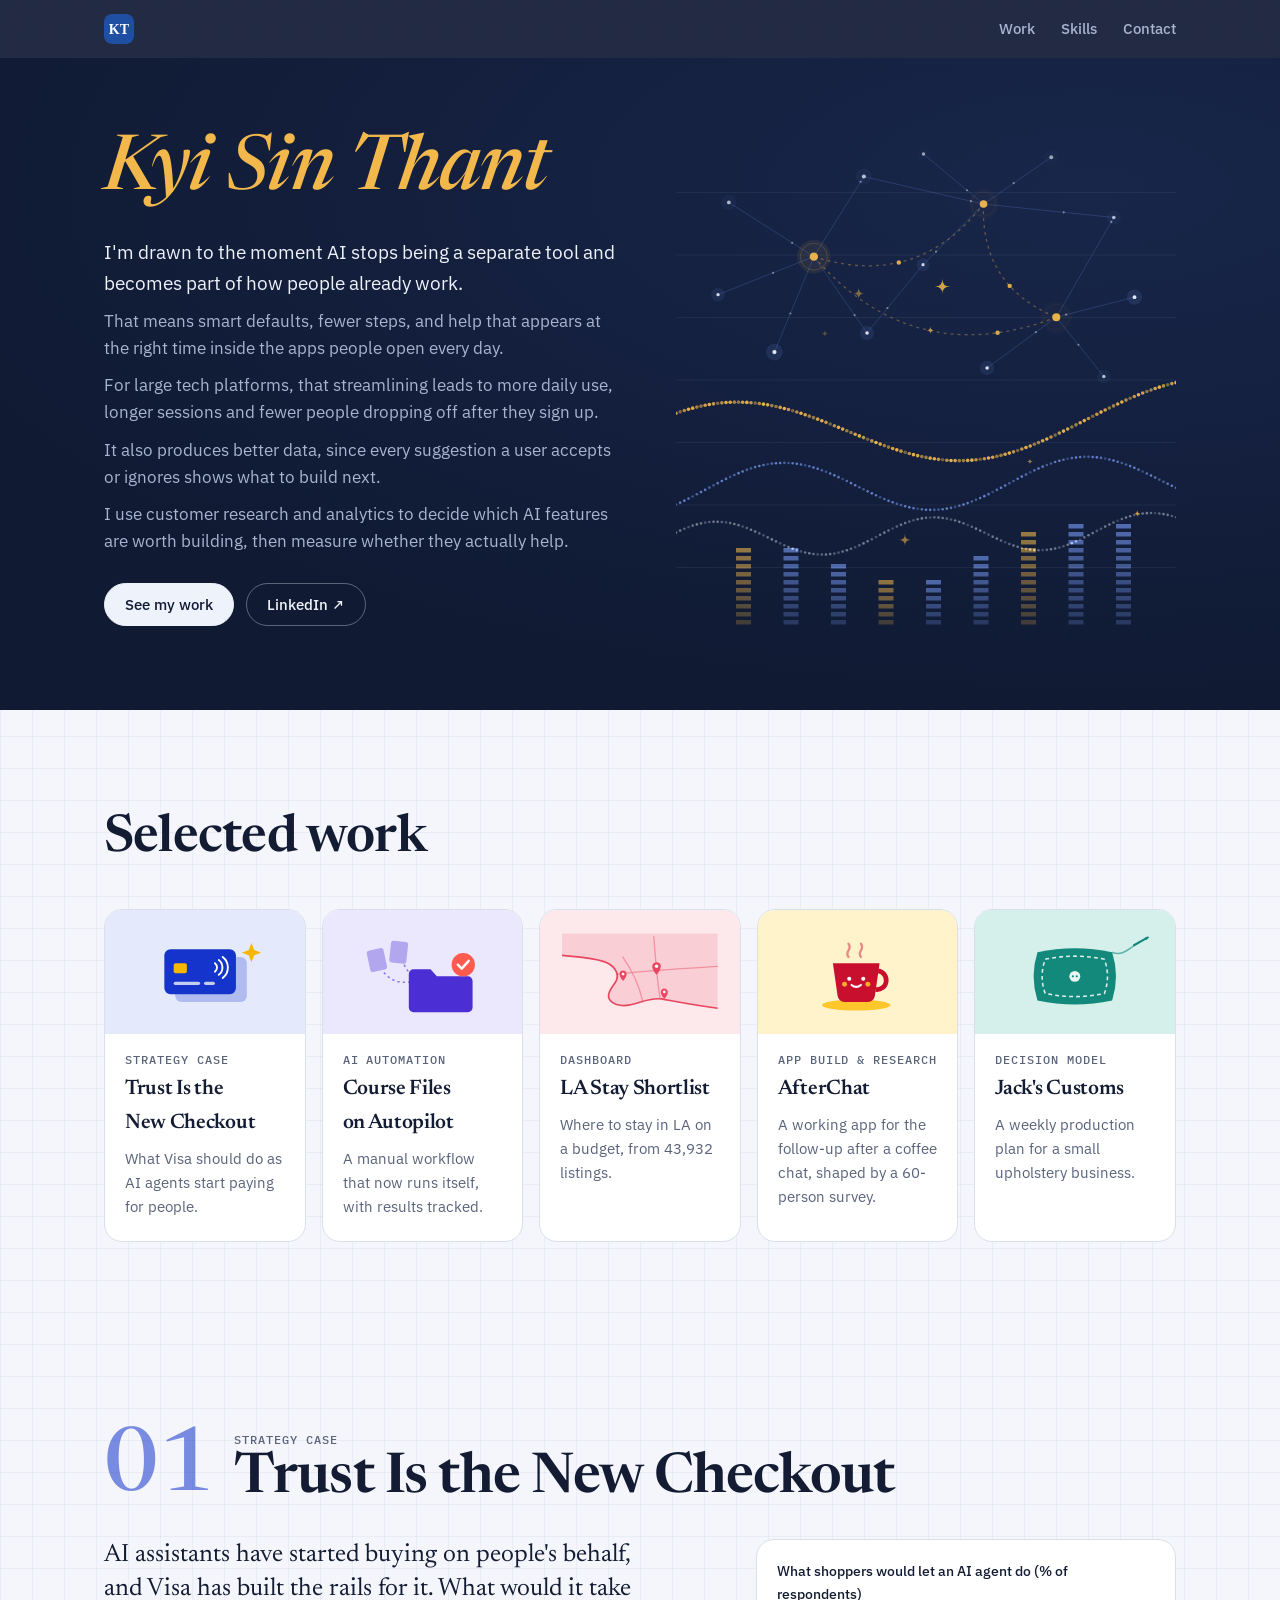
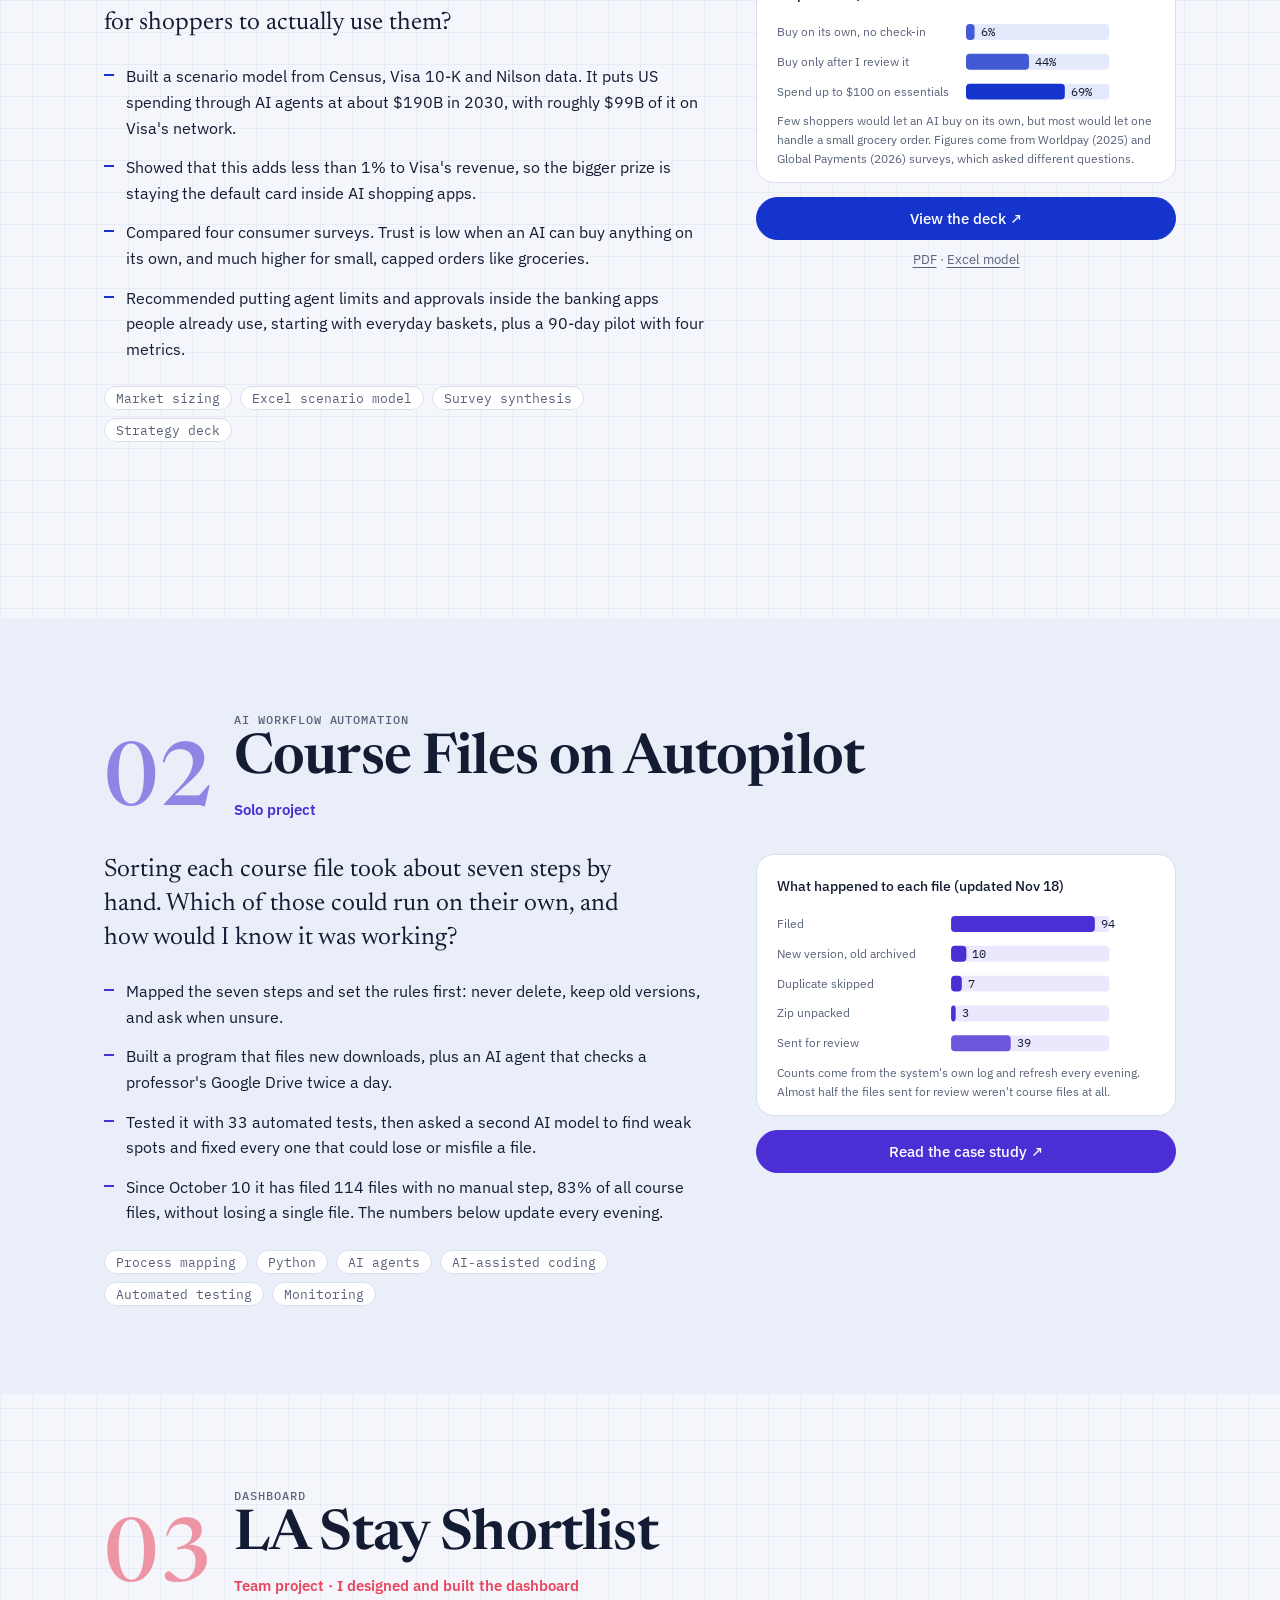
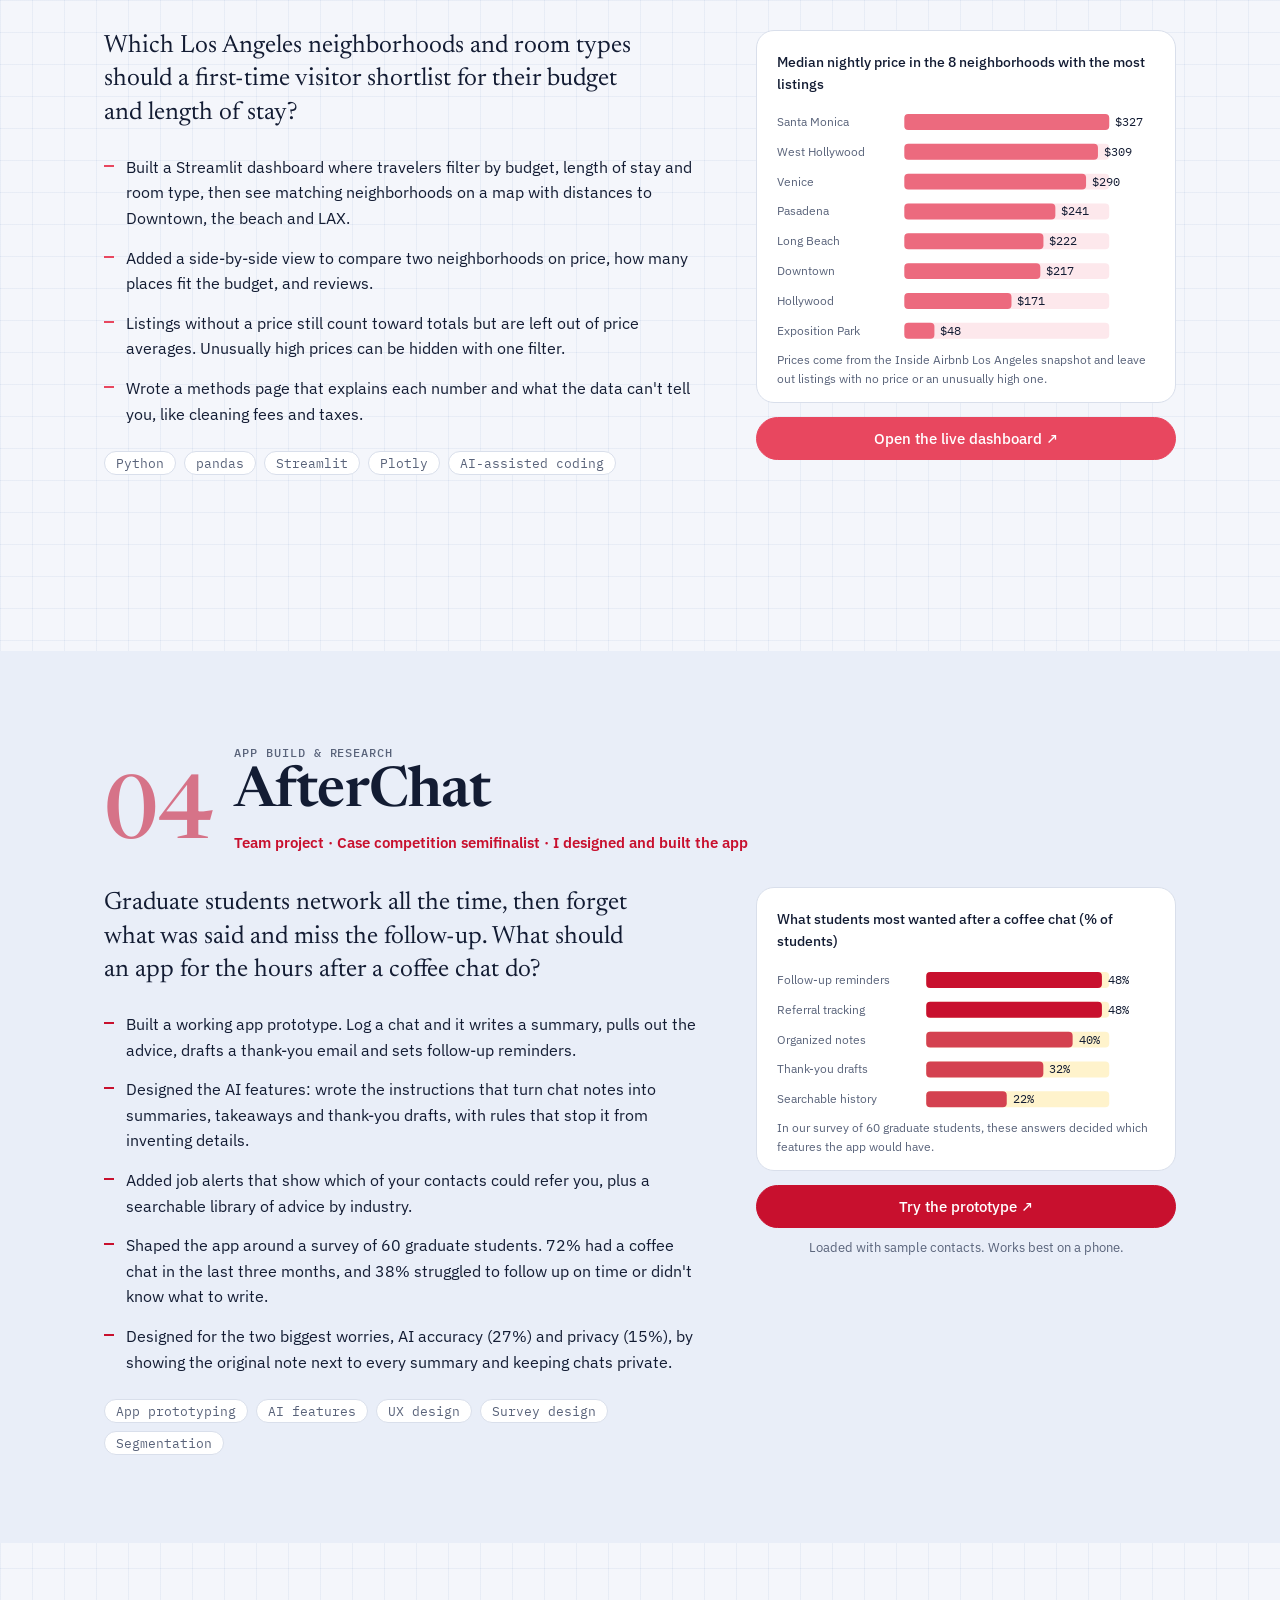
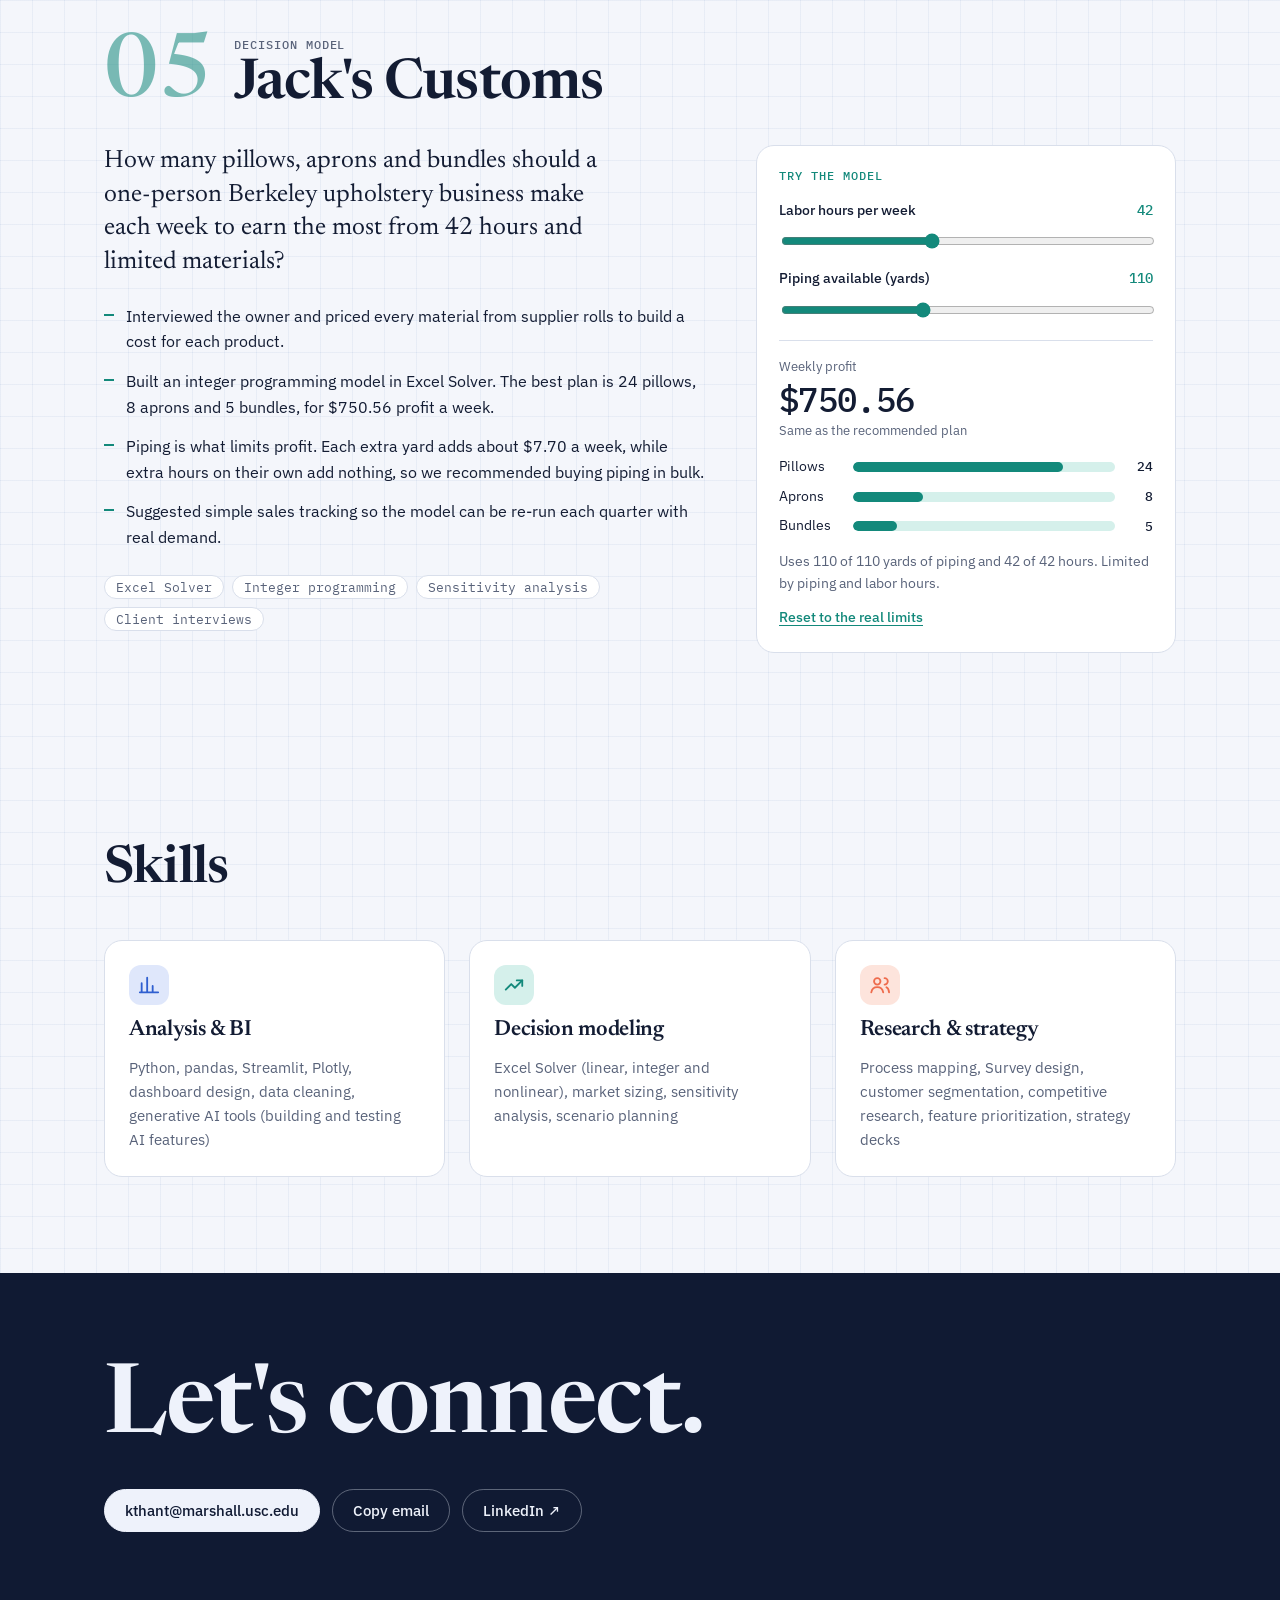
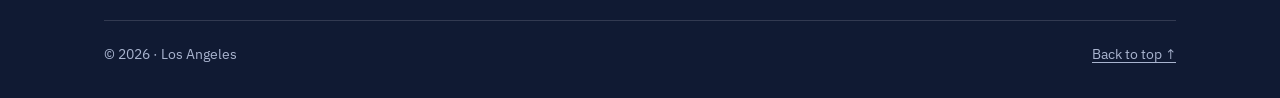
<file: index.html>
<!doctype html>
<html lang="en">
<head>
<meta charset="utf-8">
<meta name="viewport" content="width=device-width, initial-scale=1">
<title>Kyi Sin Thant · Portfolio</title>
<meta name="description" content="Kyi Sin Thant's portfolio: an LA travel dashboard, the AfterChat product case, and a production model for a small business.">
<meta property="og:title" content="Kyi Sin Thant · Portfolio">
<meta property="og:description" content="Analytics projects: dashboards, product research and decision models.">
<meta property="og:type" content="website">
<meta property="og:url" content="https://jasminekst.github.io/">
<meta name="theme-color" content="#101a33">
<link rel="icon" href="assets/favicon.svg" type="image/svg+xml">
<link rel="preconnect" href="https://fonts.googleapis.com">
<link rel="preconnect" href="https://fonts.gstatic.com" crossorigin>
<link rel="stylesheet" href="https://fonts.googleapis.com/css2?family=Newsreader:ital,opsz,wght@0,6..72,500;0,6..72,600;1,6..72,500&family=IBM+Plex+Sans:wght@400;500;600&family=IBM+Plex+Mono:wght@400;500&display=swap">
<link rel="stylesheet" href="assets/style.css?v=20261107093313">
</head>
<body>

<a class="skip" href="#work">Skip to projects</a>

<header class="topbar">
  <div class="bar-inner">
    <a class="brand" href="#top" aria-label="Back to top"><img src="assets/favicon.svg" alt="" width="30" height="30"></a>
    <nav aria-label="Sections">
      <a href="#work">Work</a>
      <a href="#skills">Skills</a>
      <a href="#contact">Contact</a>
    </nav>
  </div>
</header>

<main id="top">

  <!-- Hero: dark band, name + point of view, real LA listings map -->
  <section class="hero">
    <div class="hero-inner">
      <div class="hero-text">
        <h1>Kyi Sin Thant</h1>
        <div class="pov">
          <p>I'm drawn to the moment AI stops being a separate tool and becomes part of how people already work.</p>
          <p>That means smart defaults, fewer steps, and help that appears at the right time inside the apps people open every day.</p>
          <p>For large tech platforms, that streamlining leads to more daily use, longer sessions and fewer people dropping off after they sign up.</p>
          <p>It also produces better data, since every suggestion a user accepts or ignores shows what to build next.</p>
          <p>I use customer research and analytics to decide which AI features are worth building, then measure whether they actually help.</p>
        </div>
        <div class="hero-actions">
          <a class="btn light" href="#work">See my work</a>
          <a class="btn outline" href="https://www.linkedin.com/in/jasmine-kyi-sin-thant" target="_blank" rel="noopener">LinkedIn ↗</a>
        </div>
      </div>
      <div class="hero-map" aria-hidden="true"><canvas id="hero-art"></canvas></div>
    </div>
  </section>

  <!-- Project cards -->
  <section class="wrap" id="work" aria-labelledby="work-h">
    <h2 class="section-title" id="work-h">Selected work</h2>
    <div class="cards">
      <a class="card p-visa" href="#visa">
        <div class="card-art"><svg viewBox="0 0 200 110" aria-hidden="true" id="art-0"></svg></div>
        <div class="card-text"><span class="tag">Strategy case</span><h3>Trust Is the New Checkout</h3><p>What Visa should do as AI agents start paying for people.</p></div>
      </a>
      <a class="card p-auto" href="#autopilot">
        <div class="card-art"><svg viewBox="0 0 200 110" aria-hidden="true" id="art-4"></svg></div>
        <div class="card-text"><span class="tag">AI automation</span><h3>Course Files on Autopilot</h3><p>A manual workflow that now runs itself, with results tracked.</p></div>
      </a>
      <a class="card p-air" href="#dashboard">
        <div class="card-art"><svg viewBox="0 0 200 110" aria-hidden="true" id="art-1"></svg></div>
        <div class="card-text"><span class="tag">Dashboard</span><h3>LA Stay Shortlist</h3><p>Where to stay in LA on a budget, from 43,932 listings.</p></div>
      </a>
      <a class="card p-ac" href="#afterchat">
        <div class="card-art"><svg viewBox="0 0 200 110" aria-hidden="true" id="art-2"></svg></div>
        <div class="card-text"><span class="tag">App build &amp; research</span><h3>AfterChat</h3><p>A working app for the follow-up after a coffee chat, shaped by a 60-person survey.</p></div>
      </a>
      <a class="card p-jc" href="#production">
        <div class="card-art"><svg viewBox="0 0 200 110" aria-hidden="true" id="art-3"></svg></div>
        <div class="card-text"><span class="tag">Decision model</span><h3>Jack's Customs</h3><p>A weekly production plan for a small upholstery business.</p></div>
      </a>
    </div>
  </section>

  <!-- 1. Visa strategy case -->
  <article class="project p-visa" id="visa" aria-labelledby="p0">
    <div class="wrap">
      <header class="p-head">
        <span class="num">01</span>
        <div><span class="tag">Strategy case</span><h2 id="p0">Trust Is the New Checkout</h2></div>
      </header>
      <div class="p-grid">
        <div class="p-main">
          <p class="question">AI assistants have started buying on people's behalf, and Visa has built the rails for it. What would it take for shoppers to actually use them?</p>
          <ul class="work-list">
            <li>Built a scenario model from Census, Visa 10-K and Nilson data. It puts US spending through AI agents at about $190B in 2030, with roughly $99B of it on Visa's network.</li>
            <li>Showed that this adds less than 1% to Visa's revenue, so the bigger prize is staying the default card inside AI shopping apps.</li>
            <li>Compared four consumer surveys. Trust is low when an AI can buy anything on its own, and much higher for small, capped orders like groceries.</li>
            <li>Recommended putting agent limits and approvals inside the banking apps people already use, starting with everyday baskets, plus a 90-day pilot with four metrics.</li>
          </ul>
          <ul class="tools" aria-label="Tools"><li>Market sizing</li><li>Excel scenario model</li><li>Survey synthesis</li><li>Strategy deck</li></ul>
        </div>
        <div class="p-side">
          <figure class="chart">
            <figcaption>What shoppers would let an AI agent do (% of respondents)</figcaption>
            <div id="chart-visa"></div>
          </figure>
          <a class="btn block" href="cases/visa-agentic/">View the deck ↗</a>
          <p class="hint"><a href="cases/visa-agentic/Kyi_Sin_Thant_Trust_Is_the_New_Checkout.pdf">PDF</a> · <a href="cases/visa-agentic/Kyi_Sin_Thant_Visa_Agentic_Commerce_Model.xlsx">Excel model</a></p>
        </div>
      </div>
    </div>
  </article>

  <!-- 2. Automation case -->
  <article class="project band p-auto" id="autopilot" aria-labelledby="p4">
    <div class="wrap">
      <header class="p-head">
        <span class="num">02</span>
        <div><span class="tag">AI workflow automation</span><h2 id="p4">Course Files on Autopilot</h2><p class="role-line">Solo project</p></div>
      </header>
      <div class="p-grid">
        <div class="p-main">
          <p class="question">Sorting each course file took about seven steps by hand. Which of those could run on their own, and how would I know it was working?</p>
          <ul class="work-list">
            <li>Mapped the seven steps and set the rules first: never delete, keep old versions, and ask when unsure.</li>
            <li>Built a program that files new downloads, plus an AI agent that checks a professor's Google Drive twice a day.</li>
            <li>Tested it with 33 automated tests, then asked a second AI model to find weak spots and fixed every one that could lose or misfile a file.</li>
            <li>Since October 10 it has filed <span id="m-auto">98</span> files with no manual step, <span id="m-rate">84%</span> of all course files, without losing a single file. The numbers below update every evening.</li>
          </ul>
          <ul class="tools" aria-label="Tools"><li>Process mapping</li><li>Python</li><li>AI agents</li><li>AI-assisted coding</li><li>Automated testing</li><li>Monitoring</li></ul>
        </div>
        <div class="p-side">
          <figure class="chart">
            <figcaption>What happened to each file <span id="m-updated">(live)</span></figcaption>
            <div id="chart-auto"></div>
          </figure>
          <a class="btn block" href="cases/course-autopilot/">Read the case study ↗</a>
        </div>
      </div>
    </div>
  </article>

  <!-- 3. Dashboard -->
  <article class="project p-air" id="dashboard" aria-labelledby="p1">
    <div class="wrap">
      <header class="p-head">
        <span class="num">03</span>
        <div><span class="tag">Dashboard</span><h2 id="p1">LA Stay Shortlist</h2><p class="role-line">Team project · I designed and built the dashboard</p></div>
      </header>
      <div class="p-grid">
        <div class="p-main">
          <p class="question">Which Los Angeles neighborhoods and room types should a first-time visitor shortlist for their budget and length of stay?</p>
          <ul class="work-list">
            <li>Built a Streamlit dashboard where travelers filter by budget, length of stay and room type, then see matching neighborhoods on a map with distances to Downtown, the beach and LAX.</li>
            <li>Added a side-by-side view to compare two neighborhoods on price, how many places fit the budget, and reviews.</li>
            <li>Listings without a price still count toward totals but are left out of price averages. Unusually high prices can be hidden with one filter.</li>
            <li>Wrote a methods page that explains each number and what the data can't tell you, like cleaning fees and taxes.</li>
          </ul>
          <ul class="tools" aria-label="Tools"><li>Python</li><li>pandas</li><li>Streamlit</li><li>Plotly</li><li>AI-assisted coding</li></ul>
        </div>
        <div class="p-side">
          <figure class="chart">
            <figcaption>Median nightly price in the 8 neighborhoods with the most listings</figcaption>
            <div id="chart-la"></div>
          </figure>
          <a class="btn block" href="https://project-3qwdutane3pfvjizjpfdpx.streamlit.app/" target="_blank" rel="noopener">Open the live dashboard ↗</a>
        </div>
      </div>
    </div>
  </article>

  <!-- 2. AfterChat -->
  <article class="project band p-ac" id="afterchat" aria-labelledby="p2">
    <div class="wrap">
      <header class="p-head">
        <span class="num">04</span>
        <div><span class="tag">App build &amp; research</span><h2 id="p2">AfterChat</h2><p class="role-line">Team project · Case competition semifinalist · I designed and built the app</p></div>
      </header>
      <div class="p-grid">
        <div class="p-main">
          <p class="question">Graduate students network all the time, then forget what was said and miss the follow-up. What should an app for the hours after a coffee chat do?</p>
          <ul class="work-list">
            <li>Built a working app prototype. Log a chat and it writes a summary, pulls out the advice, drafts a thank-you email and sets follow-up reminders.</li>
            <li>Designed the AI features: wrote the instructions that turn chat notes into summaries, takeaways and thank-you drafts, with rules that stop it from inventing details.</li>
            <li>Added job alerts that show which of your contacts could refer you, plus a searchable library of advice by industry.</li>
            <li>Shaped the app around a survey of 60 graduate students. 72% had a coffee chat in the last three months, and 38% struggled to follow up on time or didn't know what to write.</li>
            <li>Designed for the two biggest worries, AI accuracy (27%) and privacy (15%), by showing the original note next to every summary and keeping chats private.</li>
          </ul>
          <ul class="tools" aria-label="Tools and methods"><li>App prototyping</li><li>AI features</li><li>UX design</li><li>Survey design</li><li>Segmentation</li></ul>
        </div>
        <div class="p-side">
          <figure class="chart">
            <figcaption>What students most wanted after a coffee chat (% of students)</figcaption>
            <div id="chart-ac"></div>
          </figure>
          <a class="btn block" href="https://claude.ai/artifact/A8qWUy1sEzq49qgaxUuZnB" target="_blank" rel="noopener">Try the prototype ↗</a>
          <p class="hint">Loaded with sample contacts. Works best on a phone.</p>
        </div>
      </div>
    </div>
  </article>

  <!-- 3. Jack's Customs -->
  <article class="project p-jc" id="production" aria-labelledby="p3">
    <div class="wrap">
      <header class="p-head">
        <span class="num">05</span>
        <div><span class="tag">Decision model</span><h2 id="p3">Jack's Customs</h2></div>
      </header>
      <div class="p-grid">
        <div class="p-main">
          <p class="question">How many pillows, aprons and bundles should a one-person Berkeley upholstery business make each week to earn the most from 42 hours and limited materials?</p>
          <ul class="work-list">
            <li>Interviewed the owner and priced every material from supplier rolls to build a cost for each product.</li>
            <li>Built an integer programming model in Excel Solver. The best plan is 24 pillows, 8 aprons and 5 bundles, for $750.56 profit a week.</li>
            <li>Piping is what limits profit. Each extra yard adds about $7.70 a week, while extra hours on their own add nothing, so we recommended buying piping in bulk.</li>
            <li>Suggested simple sales tracking so the model can be re-run each quarter with real demand.</li>
          </ul>
          <ul class="tools" aria-label="Tools"><li>Excel Solver</li><li>Integer programming</li><li>Sensitivity analysis</li><li>Client interviews</li></ul>
        </div>
        <div class="p-side">
          <div class="whatif" id="whatif">
            <p class="whatif-title">Try the model</p>
            <label for="w-labor">Labor hours per week <output id="o-labor">42</output></label>
            <input type="range" id="w-labor" min="30" max="60" step="1" value="42">
            <label for="w-piping">Piping available (yards) <output id="o-piping">110</output></label>
            <input type="range" id="w-piping" min="80" max="160" step="5" value="110">
            <div class="whatif-out">
              <div class="profit"><span>Weekly profit</span><b id="w-profit">$750.56</b><small id="w-delta">Baseline plan</small></div>
              <div id="w-mix" class="mix"></div>
              <p class="limit" id="w-limit"></p>
            </div>
            <button type="button" class="reset" id="w-reset">Reset to the real limits</button>
          </div>
        </div>
      </div>
    </div>
  </article>

  <!-- Skills -->
  <section class="wrap" id="skills" aria-labelledby="skills-h">
    <h2 class="section-title" id="skills-h">Skills</h2>
    <div class="skills">
      <div><span class="sk-icon" aria-hidden="true"><svg viewBox="0 0 24 24"><path d="M4 20V10M10 20V4M16 20v-7M22 20H2"/></svg></span><h3>Analysis &amp; BI</h3><p>Python, pandas, Streamlit, Plotly, dashboard design, data cleaning, generative AI tools (building and testing AI features)</p></div>
      <div><span class="sk-icon" aria-hidden="true"><svg viewBox="0 0 24 24"><path d="M3 17l6-6 4 4 8-8"/><path d="M15 7h6v6"/></svg></span><h3>Decision modeling</h3><p>Excel Solver (linear, integer and nonlinear), market sizing, sensitivity analysis, scenario planning</p></div>
      <div><span class="sk-icon" aria-hidden="true"><svg viewBox="0 0 24 24"><circle cx="9" cy="8" r="3.5"/><path d="M2.5 20c.7-3.6 3.4-5.6 6.5-5.6s5.8 2 6.5 5.6"/><path d="M17 4.5a3.5 3.5 0 0 1 0 7M19 14.5c1.6.8 2.6 2.6 2.9 5.5"/></svg></span><h3>Research &amp; strategy</h3><p>Process mapping, Survey design, customer segmentation, competitive research, feature prioritization, strategy decks</p></div>
    </div>
  </section>

  <!-- Contact -->
  <section class="contact" id="contact" aria-labelledby="contact-h">
    <div class="wrap">
      <h2 id="contact-h">Let's connect.</h2>
      <div class="contact-row">
        <a class="btn light" href="mailto:kthant@marshall.usc.edu">kthant@marshall.usc.edu</a>
        <button class="btn outline" type="button" id="copy-email" data-email="kthant@marshall.usc.edu">Copy email</button>
        <a class="btn outline" href="https://www.linkedin.com/in/jasmine-kyi-sin-thant" target="_blank" rel="noopener">LinkedIn ↗</a>
      </div>
      <div class="foot">
        <span>© 2026 · Los Angeles</span>
        <a href="#top">Back to top ↑</a>
      </div>
    </div>
  </section>

</main>

<script src="assets/site.js?v=20261107093313"></script>
</body>
</html>
</file>
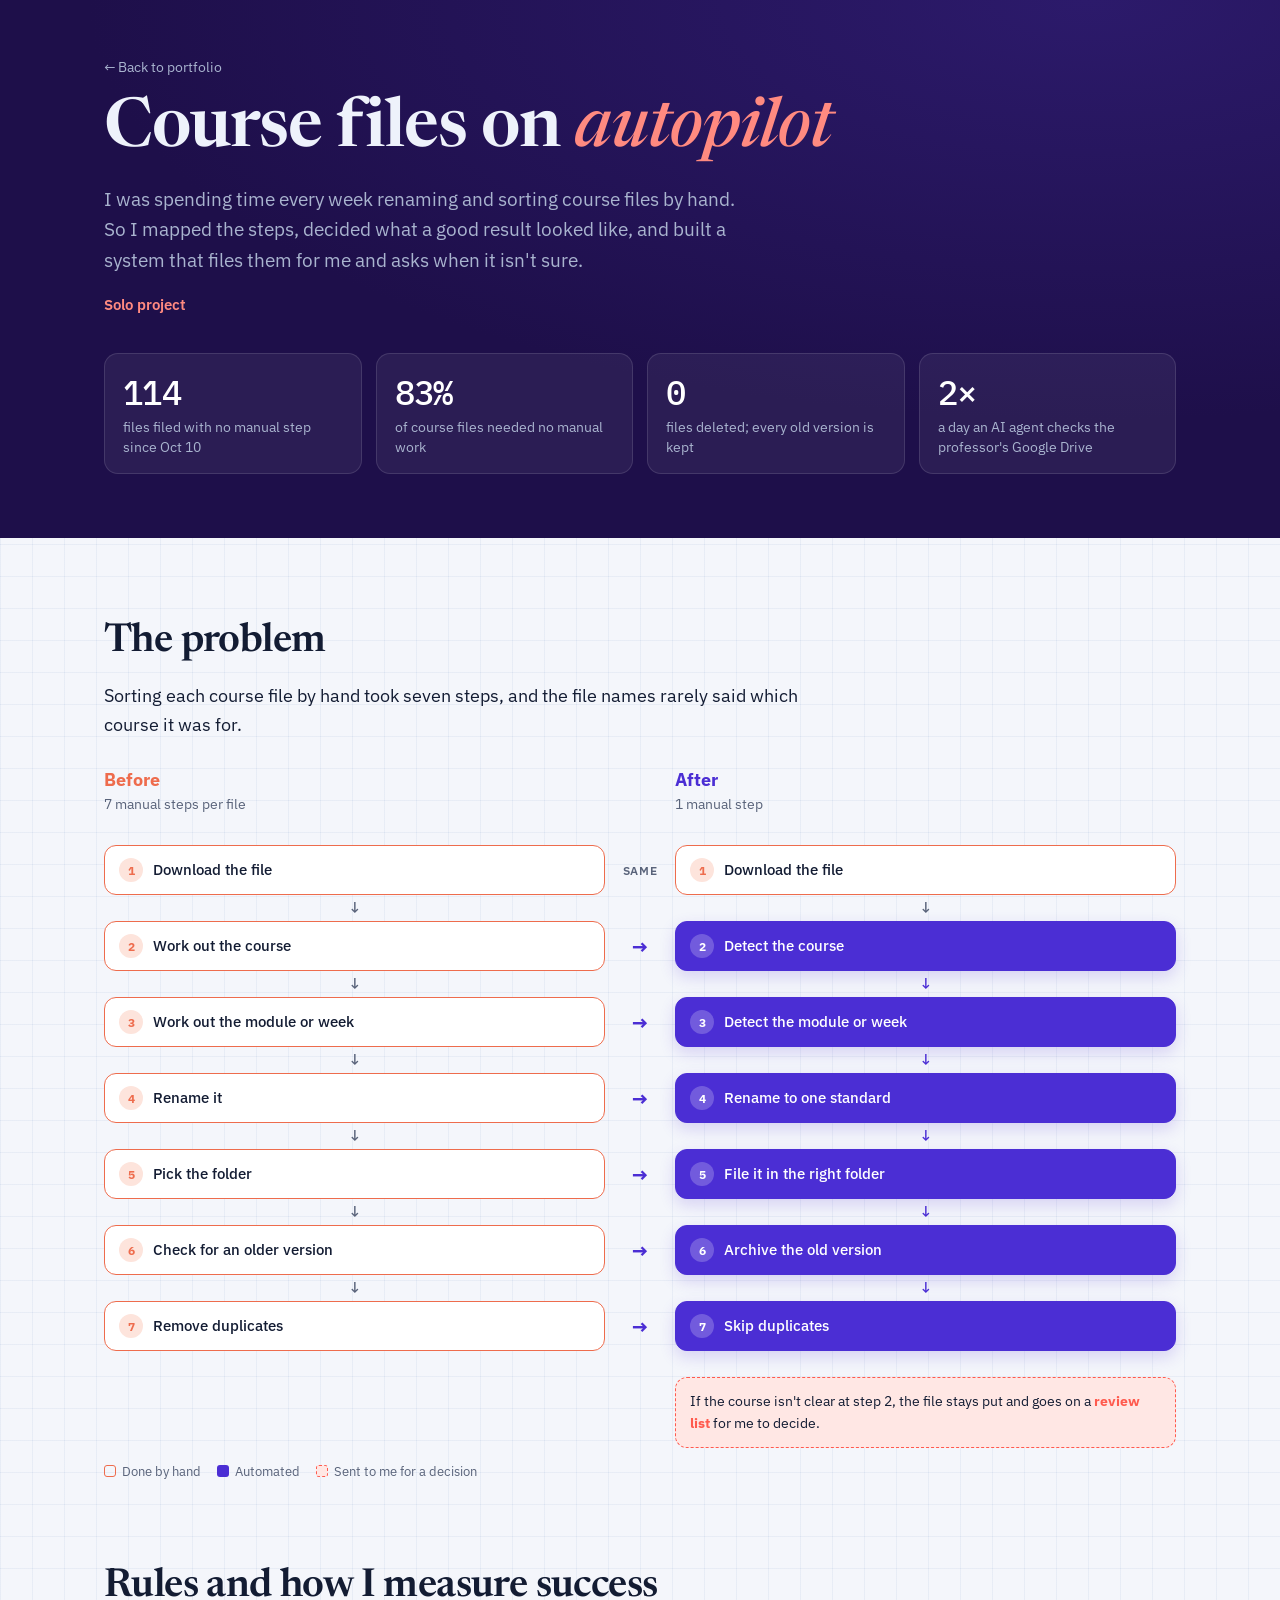
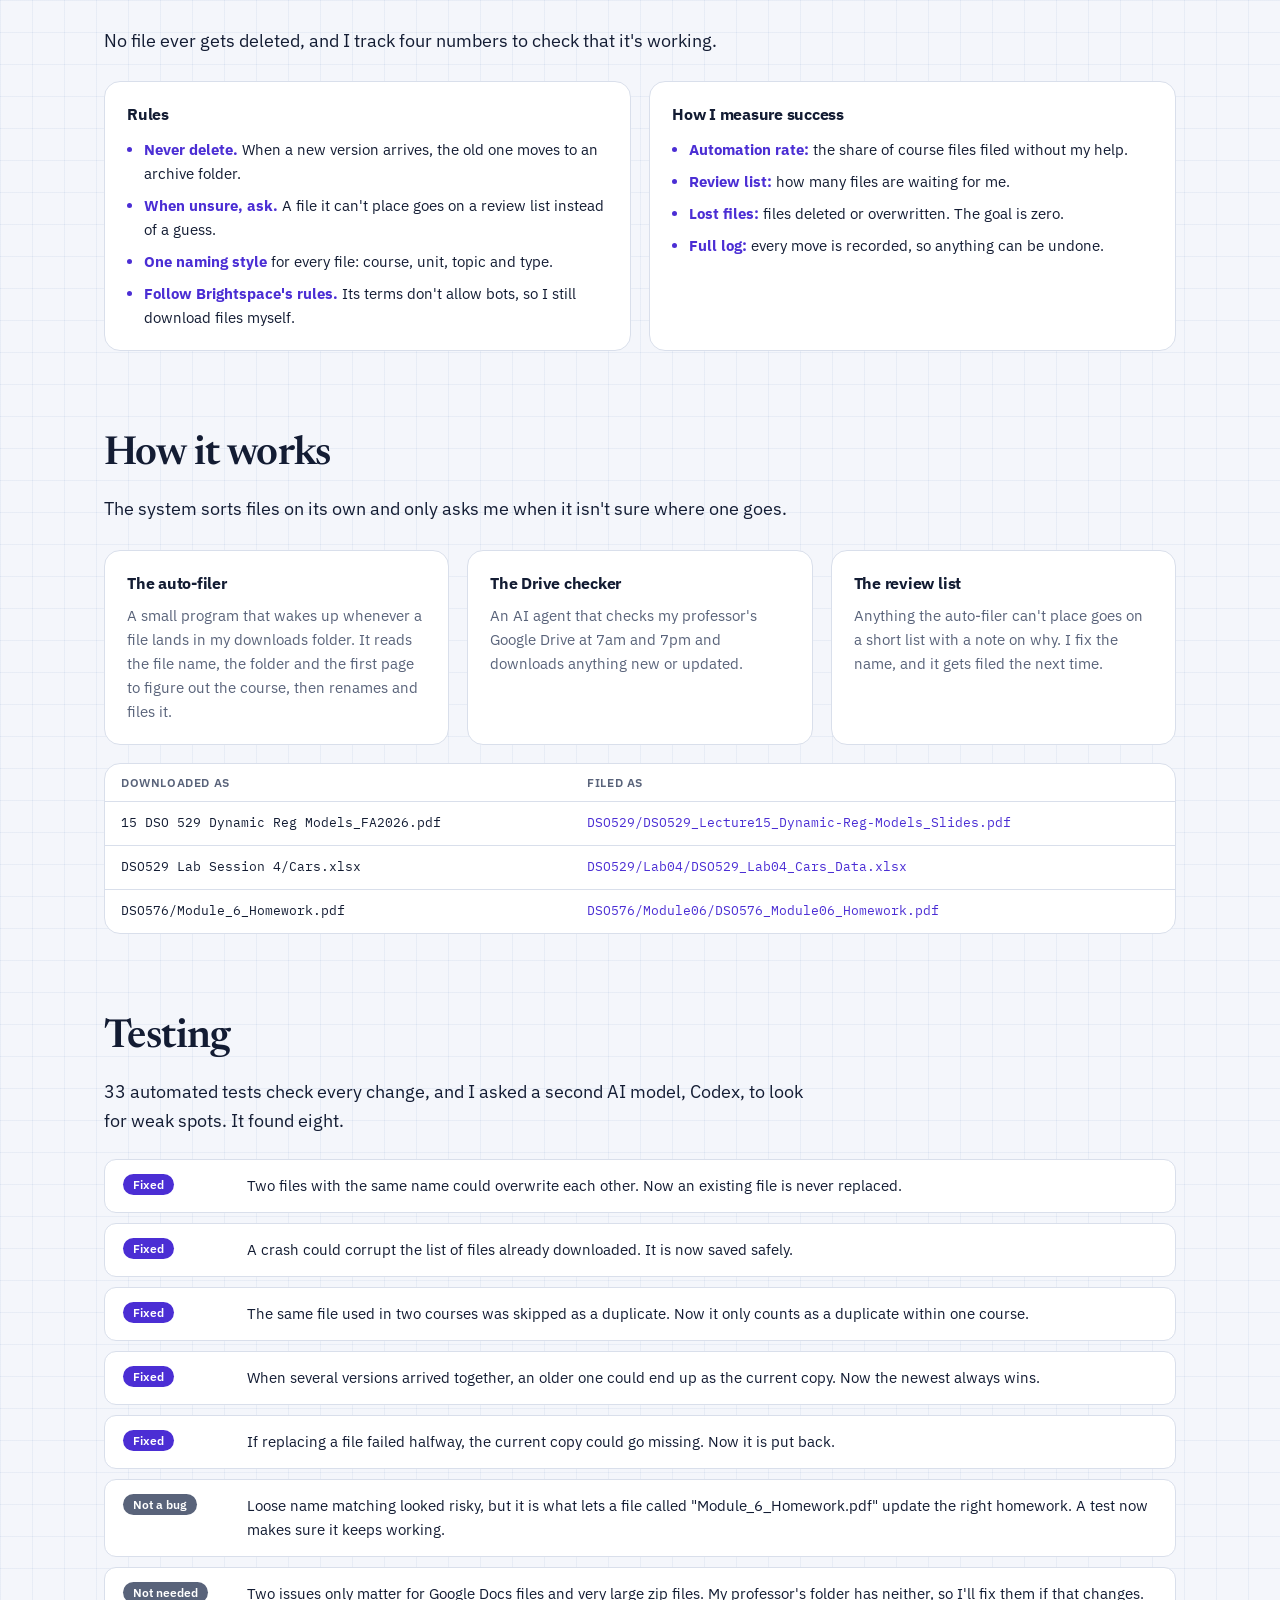
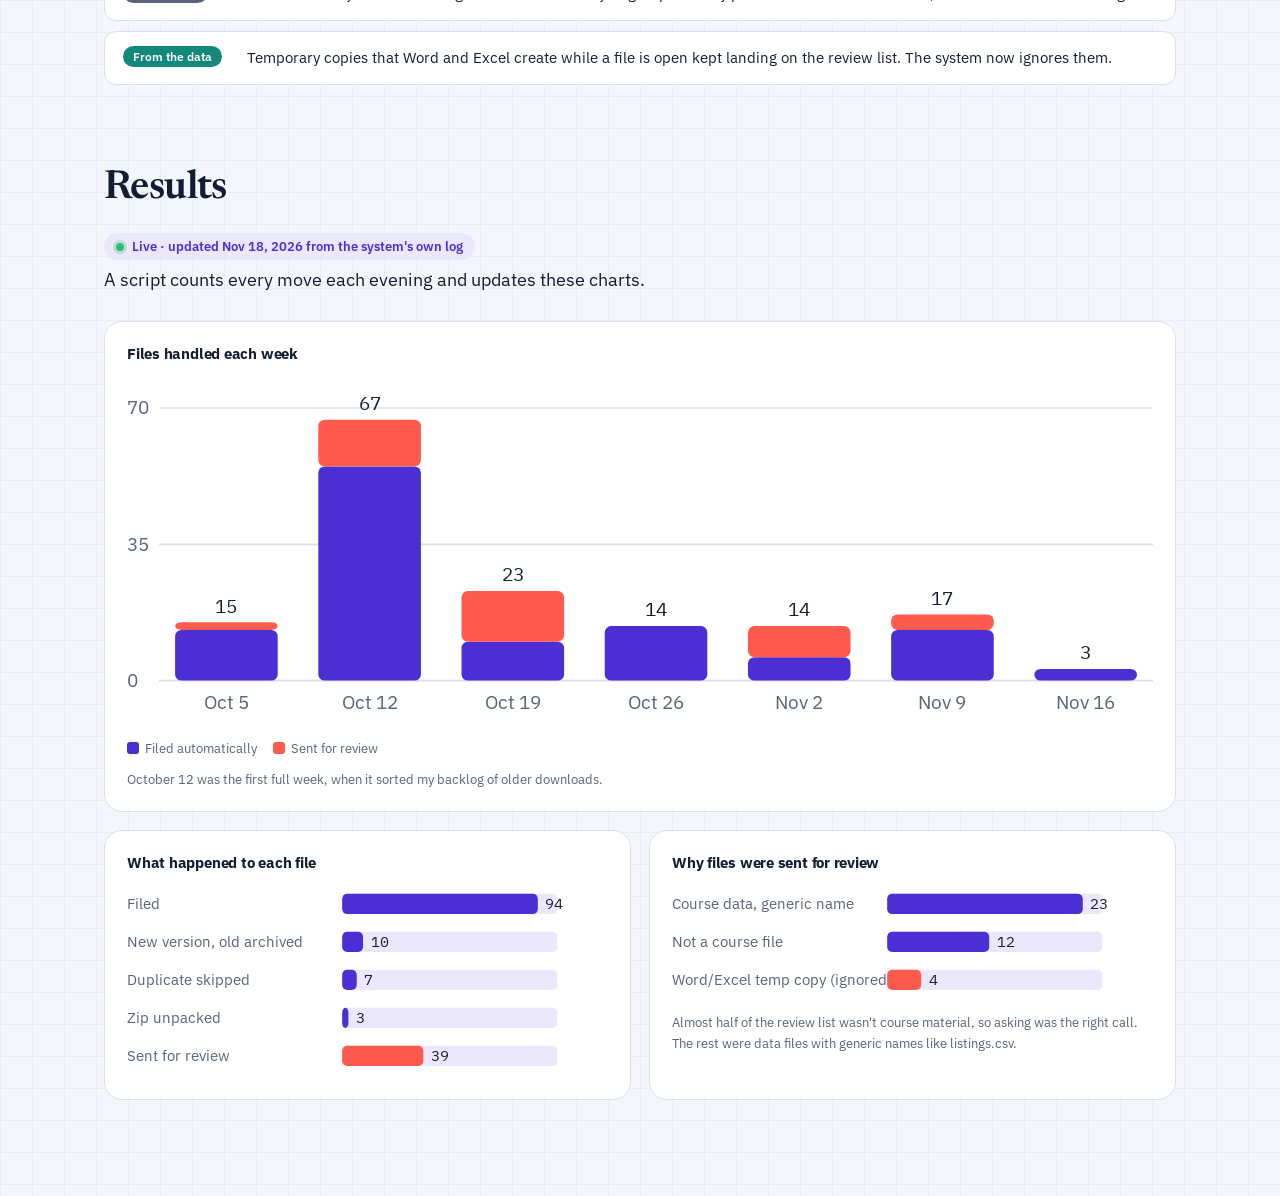
<file: cases/course-autopilot/index.html>
<!doctype html>
<html lang="en">
<head>
<meta charset="utf-8">
<meta name="viewport" content="width=device-width, initial-scale=1">
<title>Course Files on Autopilot · Kyi Sin Thant</title>
<meta name="description" content="A case study in AI workflow automation: mapping a manual process, setting success metrics, building with AI-assisted coding, testing, and monitoring results.">
<meta property="og:title" content="Course Files on Autopilot">
<meta property="og:description" content="How I turned a manual file workflow into one that runs itself, and measured whether it worked.">
<link rel="icon" href="../../assets/favicon.svg" type="image/svg+xml">
<link rel="preconnect" href="https://fonts.googleapis.com">
<link rel="preconnect" href="https://fonts.gstatic.com" crossorigin>
<link rel="stylesheet" href="https://fonts.googleapis.com/css2?family=Newsreader:ital,opsz,wght@0,6..72,500;0,6..72,600;1,6..72,500&family=IBM+Plex+Sans:wght@400;500;600;700&family=IBM+Plex+Mono:wght@400;500&display=swap">
<link rel="stylesheet" href="../../assets/style.css?v=20261107093313">
<style>
/* Layout: one reading column for the story, full-width panels for the process map and dashboard. */
:root { --acc: #4b2ed4; --acc-soft: #ebe8fd; --acc-2: #ff5a4e; --acc-2-soft: #ffe7e4; --ink-violet: #1e0f4a; }
@media (prefers-color-scheme: dark) { :root { --acc: #9d8cff; --acc-soft: #221d4a; --acc-2: #ff7a70; --acc-2-soft: #3a1d1c; } }
.case-top { background: radial-gradient(1000px 420px at 85% 0%, #2c1a6b, var(--ink-violet, #1e0f4a)); color: var(--on-navy); }
.case-top .wrap { padding-block: 56px 64px; display: grid; gap: 18px; }
.back { color: var(--on-navy-muted); text-decoration: none; font-size: 14px; }
.back:hover { color: var(--on-navy); }
.case-top h1 { font-family: var(--display); font-size: clamp(40px, 6vw, 68px); line-height: 1.02; font-weight: 600; }
.case-top h1 em { font-style: italic; font-weight: 500; color: #ff8a80; }
.case-top .sub { font-size: 19px; color: var(--on-navy-muted); max-width: 58ch; }
.case-top .role-line { color: #ff8a80; margin: 0; }
.kpis { display: grid; grid-template-columns: repeat(4, minmax(0, 1fr)); gap: 14px; margin-top: 18px; }
.kpi { background: rgba(255, 255, 255, .06); border: 1px solid rgba(255, 255, 255, .12); border-radius: 14px; padding: 16px 18px; display: grid; gap: 4px; }
.kpi b { font: 500 34px var(--mono); color: #fff; letter-spacing: -.02em; }
.kpi span { font-size: 14px; color: var(--on-navy-muted); line-height: 1.4; }

.block { padding-block: 72px 0; }
.block h2 { font-family: var(--display); font-size: clamp(28px, 4vw, 40px); margin-bottom: 8px; }
.block .step { font: 700 16px var(--body); color: var(--acc); }
.lead { font-size: 18px; max-width: 64ch; color: var(--ink); margin-top: 6px; }
.lead + .lead { margin-top: 12px; }
.muted { color: var(--muted); }

/* process map */
.map { margin-top: 28px; display: grid; gap: 18px; }
.lane { background: var(--surface); border: 1px solid var(--line); border-radius: 18px; padding: 20px 22px; display: grid; gap: 14px; }
.lane h3 { font-size: 15px; font-family: var(--body); font-weight: 700; display: flex; justify-content: space-between; gap: 12px; flex-wrap: wrap; }
.lane h3 span { font-weight: 500; color: var(--muted); }
.flow { display: flex; flex-wrap: wrap; gap: 8px; align-items: center; }
.node { background: var(--bg); border: 1px solid var(--line); border-radius: 10px; padding: 8px 12px; font-size: 14px; }
.node.you { border-color: var(--coral); }
.node.auto { background: var(--acc-soft); border-color: transparent; color: var(--ink); }
.node.check { background: var(--acc-2-soft); border-color: transparent; }
.flow { counter-reset: st; }
.node { counter-increment: st; }
.node::before { content: counter(st); display: inline-grid; place-items: center; width: 20px; height: 20px; margin-right: 8px; border-radius: 50%; font: 700 11px var(--body); background: var(--line); color: var(--ink); }
.node.auto::before { background: var(--acc); color: #fff; }
.node.check::before { background: var(--acc-2); color: #fff; }
.legend-row { display: flex; gap: 16px; flex-wrap: wrap; font-size: 13px; color: var(--muted); }
.legend-row i { display: inline-block; width: 12px; height: 12px; border-radius: 3px; margin-right: 6px; vertical-align: -1px; }

.compare { margin-top: 28px; display: grid; grid-template-columns: minmax(0, 1fr) 70px minmax(0, 1fr); row-gap: 26px; align-items: stretch; counter-reset: b a; }
.col-head { display: grid; gap: 2px; padding-bottom: 4px; }
.col-head b { font: 700 18px var(--body); }
.col-head span { font-size: 14px; color: var(--muted); }
.manual-h b { color: var(--coral); } .auto-h b { color: var(--acc); }
.sbox { position: relative; display: flex; align-items: center; gap: 10px; border-radius: 12px; padding: 12px 14px; font-size: 15px; font-weight: 500; min-height: 50px; }
.sbox::before { display: inline-grid; place-items: center; flex: none; width: 24px; height: 24px; border-radius: 50%; font: 700 12px var(--body); }
.sbox.m { background: var(--surface); border: 1.5px solid var(--coral); color: var(--ink); }
.sbox.m::before { counter-increment: b; content: counter(b); background: var(--coral-soft); color: var(--coral); }
.sbox.a { background: var(--acc); border: 1.5px solid var(--acc); color: #fff; box-shadow: 0 6px 16px rgba(75, 46, 212, .18); }
.sbox.a::before { counter-increment: a; content: counter(a); background: rgba(255, 255, 255, .22); color: #fff; }
.compare > .sbox:nth-child(6) { } /* first row "Download" on the After side stays manual */
.compare .sbox.m + .mid.same + .sbox.m::before { counter-increment: a; content: counter(a); }
.sbox:not(.last)::after { content: "↓"; position: absolute; left: 50%; bottom: -24px; transform: translateX(-50%); font-size: 16px; line-height: 22px; color: var(--muted); }
.sbox.a:not(.last)::after { color: var(--acc); }
.mid { display: grid; place-items: center; font: 700 20px var(--body); color: var(--acc); }
.mid.same { font: 600 12px var(--body); color: var(--muted); text-transform: uppercase; letter-spacing: .06em; }
.branch { border: 1.5px dashed var(--acc-2); background: var(--acc-2-soft); border-radius: 12px; padding: 12px 14px; font-size: 14px; }
.branch b { color: var(--acc-2); }
.legend-row { margin-top: 14px; }
.legend-row i { display: inline-block; width: 12px; height: 12px; border-radius: 3px; margin-right: 6px; vertical-align: -1px; }
.lg-m { border: 1.5px solid var(--coral); } .lg-a { background: var(--acc); } .lg-r { background: var(--acc-2-soft); border: 1.5px dashed var(--acc-2); }
@media (max-width: 640px) {
  .compare { grid-template-columns: minmax(0, 1fr) 28px minmax(0, 1fr); row-gap: 22px; }
  .sbox { font-size: 13px; padding: 10px; gap: 8px; }
  .sbox::before { width: 20px; height: 20px; font-size: 11px; }
  .mid { font-size: 16px; } .mid.same { font-size: 9px; letter-spacing: 0; }
  .compare > div:nth-last-child(1) { grid-column: 1 / -1; }
}

/* requirements */
.reqs { display: grid; grid-template-columns: 1fr 1fr; gap: 18px; margin-top: 26px; }
.req { background: var(--surface); border: 1px solid var(--line); border-radius: 16px; padding: 20px 22px; display: grid; gap: 10px; align-content: start; }
.req h3 { font-family: var(--body); font-size: 16px; font-weight: 700; }
.req ul { margin: 0; padding-left: 1.1em; display: grid; gap: 8px; font-size: 15px; }
.req li::marker { color: var(--acc); }
.req li b { color: var(--acc); }

/* build */
.build { display: grid; grid-template-columns: repeat(3, minmax(0, 1fr)); gap: 18px; margin-top: 26px; }
.part { background: var(--surface); border: 1px solid var(--line); border-radius: 16px; padding: 20px 22px; display: grid; gap: 8px; align-content: start; }
.part h3 { font-family: var(--body); font-size: 16px; font-weight: 700; }
.part p { font-size: 15px; color: var(--muted); }
.rename { margin-top: 18px; background: var(--surface); border: 1px solid var(--line); border-radius: 16px; overflow-x: auto; }
.rename table { width: 100%; min-width: 620px; border-collapse: collapse; font-size: 14px; }
.rename th, .rename td { text-align: left; padding: 11px 16px; border-bottom: 1px solid var(--line); }
.rename th { font: 600 12px var(--body); color: var(--muted); text-transform: uppercase; letter-spacing: .05em; }
.rename tr:last-child td { border-bottom: 0; }
.rename td { font-family: var(--mono); font-size: 13px; }
.rename td:last-child { color: var(--acc); }

/* test & iterate */
.fixes { margin-top: 24px; display: grid; gap: 10px; }
.fix { display: grid; grid-template-columns: 110px minmax(0, 1fr); gap: 14px; align-items: start; background: var(--surface); border: 1px solid var(--line); border-radius: 12px; padding: 14px 18px; font-size: 15px; }
.fix .tag2 { font: 600 12px var(--body); color: #fff; background: var(--acc); border-radius: 999px; padding: 3px 10px; justify-self: start; }
.fix .tag2.keep { background: var(--muted); }
.fix .tag2.new { background: var(--teal); }

/* dashboard */
.dash { margin-top: 26px; display: grid; grid-template-columns: 1fr 1fr; gap: 18px; }
.panel { background: var(--surface); border: 1px solid var(--line); border-radius: 18px; padding: 20px 22px; display: grid; gap: 10px; align-content: start; min-width: 0; }
.panel h3 { font-family: var(--body); font-size: 15px; font-weight: 700; }
.panel p.note { font-size: 13px; color: var(--muted); }
.panel svg { width: 100%; height: auto; display: block; overflow: visible; }
.panel svg text { font-family: var(--body); fill: var(--muted); font-size: 12px; }
.panel svg text.v { fill: var(--ink); font-family: var(--mono); }
.wide { grid-column: 1 / -1; }
.key { display: flex; gap: 16px; flex-wrap: wrap; font-size: 13px; color: var(--muted); }
.key i { display: inline-block; width: 12px; height: 12px; border-radius: 3px; margin-right: 6px; vertical-align: -1px; }

.live { display: inline-flex; align-items: center; gap: 8px; font: 600 13px var(--body); color: var(--acc); background: var(--acc-soft); border-radius: 999px; padding: 5px 12px; margin-top: 4px; }
.live .dot { width: 8px; height: 8px; border-radius: 50%; background: #2fbf71; box-shadow: 0 0 0 3px rgba(47, 191, 113, .25); animation: pulse 2s ease-in-out infinite; }
@keyframes pulse { 50% { opacity: .4; } }
@media (prefers-reduced-motion: reduce) { .live .dot { animation: none; } }

/* next */
.next { margin-top: 24px; display: grid; gap: 12px; }
.next div { display: grid; grid-template-columns: 120px minmax(0, 1fr); gap: 14px; font-size: 15px; padding: 14px 0; border-bottom: 1px solid var(--line); }
.next b { color: var(--acc); }
.end { padding-block: 72px 96px; }

@media (max-width: 860px) {
  .kpis { grid-template-columns: 1fr 1fr; }
  .reqs, .build, .dash { grid-template-columns: 1fr; }
  .fix, .next div { grid-template-columns: 1fr; gap: 6px; }
}
</style>
</head>
<body>

<header class="case-top">
  <div class="wrap">
    <a class="back" href="../../#autopilot">← Back to portfolio</a>
    <h1>Course files on <em>autopilot</em></h1>
    <p class="sub">I was spending time every week renaming and sorting course files by hand. So I mapped the steps, decided what a good result looked like, and built a system that files them for me and asks when it isn't sure.</p>
    <p class="role-line">Solo project</p>
    <div class="kpis">
      <div class="kpi"><b id="k-auto">98</b><span id="k-auto-l">files filed with no manual step since October 10</span></div>
      <div class="kpi"><b id="k-rate">84%</b><span>of course files needed no manual work</span></div>
      <div class="kpi"><b>0</b><span>files deleted; every old version is kept</span></div>
      <div class="kpi"><b>2×</b><span>a day an AI agent checks the professor's Google Drive</span></div>
    </div>
  </div>
</header>

<main>

  <!-- 1. Pain points -->
  <section class="wrap block">
    <h2>The problem</h2>
    <p class="lead">Sorting each course file by hand took seven steps, and the file names rarely said which course it was for.</p>
    <div class="compare" role="img" aria-label="Before: seven manual steps per file. After: one manual step, with six steps automated and unclear files sent to a review list.">
      <div class="col-head manual-h"><b>Before</b><span>7 manual steps per file</span></div>
      <div class="col-mid"></div>
      <div class="col-head auto-h"><b>After</b><span>1 manual step</span></div>

      <div class="sbox m">Download the file</div><div class="mid same">same</div><div class="sbox m">Download the file</div>
      <div class="sbox m">Work out the course</div><div class="mid">→</div><div class="sbox a">Detect the course</div>
      <div class="sbox m">Work out the module or week</div><div class="mid">→</div><div class="sbox a">Detect the module or week</div>
      <div class="sbox m">Rename it</div><div class="mid">→</div><div class="sbox a">Rename to one standard</div>
      <div class="sbox m">Pick the folder</div><div class="mid">→</div><div class="sbox a">File it in the right folder</div>
      <div class="sbox m">Check for an older version</div><div class="mid">→</div><div class="sbox a">Archive the old version</div>
      <div class="sbox m last">Remove duplicates</div><div class="mid">→</div><div class="sbox a last">Skip duplicates</div>

      <div></div><div></div>
      <div class="branch">If the course isn't clear at step 2, the file stays put and goes on a <b>review list</b> for me to decide.</div>
    </div>
    <div class="legend-row"><span><i class="lg-m"></i>Done by hand</span><span><i class="lg-a"></i>Automated</span><span><i class="lg-r"></i>Sent to me for a decision</span></div>
  </section>

  <!-- 2. Requirements and metrics -->
  <section class="wrap block">
    <h2>Rules and how I measure success</h2>
    <p class="lead">No file ever gets deleted, and I track four numbers to check that it's working.</p>
    <div class="reqs">
      <div class="req">
        <h3>Rules</h3>
        <ul>
          <li><b>Never delete.</b> When a new version arrives, the old one moves to an archive folder.</li>
          <li><b>When unsure, ask.</b> A file it can't place goes on a review list instead of a guess.</li>
          <li><b>One naming style</b> for every file: course, unit, topic and type.</li>
          <li><b>Follow Brightspace's rules.</b> Its terms don't allow bots, so I still download files myself.</li>
        </ul>
      </div>
      <div class="req">
        <h3>How I measure success</h3>
        <ul>
          <li><b>Automation rate:</b> the share of course files filed without my help.</li>
          <li><b>Review list:</b> how many files are waiting for me.</li>
          <li><b>Lost files:</b> files deleted or overwritten. The goal is zero.</li>
          <li><b>Full log:</b> every move is recorded, so anything can be undone.</li>
        </ul>
      </div>
    </div>
  </section>

  <!-- 3. Build -->
  <section class="wrap block">
    <h2>How it works</h2>
    <p class="lead">The system sorts files on its own and only asks me when it isn't sure where one goes.</p>
    <div class="build">
      <div class="part"><h3>The auto-filer</h3><p>A small program that wakes up whenever a file lands in my downloads folder. It reads the file name, the folder and the first page to figure out the course, then renames and files it.</p></div>
      <div class="part"><h3>The Drive checker</h3><p>An AI agent that checks my professor's Google Drive at 7am and 7pm and downloads anything new or updated.</p></div>
      <div class="part"><h3>The review list</h3><p>Anything the auto-filer can't place goes on a short list with a note on why. I fix the name, and it gets filed the next time.</p></div>
    </div>
    <div class="rename">
      <table>
        <thead><tr><th>Downloaded as</th><th>Filed as</th></tr></thead>
        <tbody>
          <tr><td>15 DSO 529 Dynamic Reg Models_FA2026.pdf</td><td>DSO529/DSO529_Lecture15_Dynamic-Reg-Models_Slides.pdf</td></tr>
          <tr><td>DSO529 Lab Session 4/Cars.xlsx</td><td>DSO529/Lab04/DSO529_Lab04_Cars_Data.xlsx</td></tr>
          <tr><td>DSO576/Module_6_Homework.pdf</td><td>DSO576/Module06/DSO576_Module06_Homework.pdf</td></tr>
        </tbody>
      </table>
    </div>
  </section>

  <!-- 4. Test and iterate -->
  <section class="wrap block">
    <h2>Testing</h2>
    <p class="lead">33 automated tests check every change, and I asked a second AI model, Codex, to look for weak spots. It found eight.</p>
    <div class="fixes">
      <div class="fix"><span class="tag2">Fixed</span><span>Two files with the same name could overwrite each other. Now an existing file is never replaced.</span></div>
      <div class="fix"><span class="tag2">Fixed</span><span>A crash could corrupt the list of files already downloaded. It is now saved safely.</span></div>
      <div class="fix"><span class="tag2">Fixed</span><span>The same file used in two courses was skipped as a duplicate. Now it only counts as a duplicate within one course.</span></div>
      <div class="fix"><span class="tag2">Fixed</span><span>When several versions arrived together, an older one could end up as the current copy. Now the newest always wins.</span></div>
      <div class="fix"><span class="tag2">Fixed</span><span>If replacing a file failed halfway, the current copy could go missing. Now it is put back.</span></div>
      <div class="fix"><span class="tag2 keep">Not a bug</span><span>Loose name matching looked risky, but it is what lets a file called "Module_6_Homework.pdf" update the right homework. A test now makes sure it keeps working.</span></div>
      <div class="fix"><span class="tag2 keep">Not needed</span><span>Two issues only matter for Google Docs files and very large zip files. My professor's folder has neither, so I'll fix them if that changes.</span></div>
      <div class="fix"><span class="tag2 new">From the data</span><span>Temporary copies that Word and Excel create while a file is open kept landing on the review list. The system now ignores them.</span></div>
    </div>
  </section>

  <!-- 5. Dashboard -->
  <section class="wrap block end">
    <h2>Results</h2>
    <p class="live"><span class="dot"></span><span id="live-text">Live · updates every evening from the system's own log</span></p>
    <p class="lead">A script counts every move each evening and updates these charts.</p>
    <div class="dash">
      <div class="panel wide">
        <h3>Files handled each week</h3>
        <div id="chart-weeks"></div>
        <div class="key"><span><i style="background:var(--acc)"></i>Filed automatically</span><span><i style="background:var(--acc-2)"></i>Sent for review</span></div>
        <p class="note">October 12 was the first full week, when it sorted my backlog of older downloads.</p>
      </div>
      <div class="panel">
        <h3>What happened to each file</h3>
        <div id="chart-outcomes"></div>
      </div>
      <div class="panel">
        <h3>Why files were sent for review</h3>
        <div id="chart-flags"></div>
        <p class="note"><span id="flag-note">Almost half of the review list wasn't course material, so asking was the right call. The rest were data files with generic names like listings.csv.</span></p>
      </div>
    </div>
  </section>


</main>

<script>
(function () {
  var NS = "http://www.w3.org/2000/svg";
  // snapshot from November 6, 2026, used if the live file can't be loaded
  var FALLBACK = { updated: "2026-11-06", since: "2026-10-10", auto_total: 98, outcomes: { filed: 81, replaced: 8, duplicate: 6, zip: 3 },
    flagged_total: 35, flag_reasons: { course_generic: 19, not_course: 12, temp: 4 }, automation_rate: 0.8376,
    weeks: [{ week: "2026-10-05", auto: 13, flagged: 2 }, { week: "2026-10-12", auto: 55, flagged: 12 }, { week: "2026-10-19", auto: 10, flagged: 13 }, { week: "2026-10-26", auto: 14, flagged: 0 }, { week: "2026-11-02", auto: 6, flagged: 8 }] };
  var D = FALLBACK;
  function el(t, a, p) { var e = document.createElementNS(NS, t); for (var k in a) e.setAttribute(k, a[k]); if (p) p.appendChild(e); return e; }
  function v(name) { return getComputedStyle(document.documentElement).getPropertyValue(name).trim(); }
  function day(iso, withYear) { var d = new Date(iso + "T12:00:00"); return d.toLocaleDateString("en-US", withYear ? { month: "short", day: "numeric", year: "numeric" } : { month: "short", day: "numeric" }); }
  function setText(id, t) { var n = document.getElementById(id); if (n) n.textContent = t; }
  function draw() {
    var ACC = v("--acc"), ACC2 = v("--acc-2"), SOFT = v("--acc-soft"), LINE = v("--line");
    setText("k-auto", D.auto_total);
    setText("k-rate", Math.round(D.automation_rate * 100) + "%");
    setText("k-auto-l", "files filed with no manual step since " + day(D.since));
    setText("live-text", "Live · updated " + day(D.updated, true) + " from the system's own log");
    var weeks = D.weeks.slice(-8);
    var host = document.getElementById("chart-weeks"); host.innerHTML = "";
    var max = Math.max(10, Math.ceil(Math.max.apply(null, weeks.map(function (w) { return w.auto + w.flagged; })) / 10) * 10);
    var W = 640, H = 220, base = 190, n = weeks.length, bw = Math.min(64, (W - 60) / n - 16), gap = n > 1 ? (W - 40 - n * bw) / (n - 1) : 0;
    var s = el("svg", { viewBox: "0 0 " + W + " " + H, role: "img", "aria-label": "Files filed automatically and sent for review, by week" }, host);
    [0, max / 2, max].forEach(function (t) { var y = base - t / max * 170; el("line", { x1: 20, x2: W, y1: y, y2: y, stroke: LINE }, s); el("text", { x: 0, y: y + 4 }, s).textContent = t; });
    weeks.forEach(function (w, i) {
      var x = 30 + i * (bw + gap), ha = w.auto / max * 170, hf = w.flagged / max * 170;
      el("rect", { x: x, y: base - ha, width: bw, height: ha, rx: 4, fill: ACC }, s);
      if (hf) el("rect", { x: x, y: base - ha - hf, width: bw, height: hf, rx: 4, fill: ACC2 }, s);
      el("text", { x: x + bw / 2, y: base - ha - hf - 6, "text-anchor": "middle", class: "v" }, s).textContent = w.auto + w.flagged;
      el("text", { x: x + bw / 2, y: base + 18, "text-anchor": "middle" }, s).textContent = day(w.week);
    });
    function bars(id, rows, color) {
      var h = document.getElementById(id); h.innerHTML = "";
      var mx = Math.max.apply(null, rows.map(function (r) { return r[1]; })) * 1.1 || 1;
      var W2 = 380, row = 30, lw = 170, plot = W2 - lw - 40;
      var sv = el("svg", { viewBox: "0 0 " + W2 + " " + (rows.length * row + 4), role: "img" }, h);
      rows.forEach(function (r, i) {
        var y = i * row;
        el("text", { x: 0, y: y + 19 }, sv).textContent = r[0];
        el("rect", { x: lw, y: y + 7, width: plot, height: 16, rx: 4, fill: SOFT }, sv);
        el("rect", { x: lw, y: y + 7, width: Math.max(3, plot * r[1] / mx), height: 16, rx: 4, fill: r[2] || color }, sv);
        el("text", { x: lw + plot * r[1] / mx + 6, y: y + 19, class: "v" }, sv).textContent = r[1];
      });
    }
    var o = D.outcomes, f = D.flag_reasons;
    bars("chart-outcomes", [["Filed", o.filed], ["New version, old archived", o.replaced], ["Duplicate skipped", o.duplicate], ["Zip unpacked", o.zip], ["Sent for review", D.flagged_total, ACC2]], ACC);
    bars("chart-flags", [["Course data, generic name", f.course_generic], ["Not a course file", f.not_course], ["Word/Excel temp copy (ignored now)", f.temp, ACC2]], ACC);
  }
  draw();
  fetch("metrics.json?t=" + Date.now()).then(function (r) { return r.ok ? r.json() : null; }).then(function (d) { if (d && d.weeks) { D = d; draw(); } }).catch(function () {});
  if (window.matchMedia) window.matchMedia("(prefers-color-scheme: dark)").addEventListener("change", draw);
})();
</script>
</body>
</html>
</file>
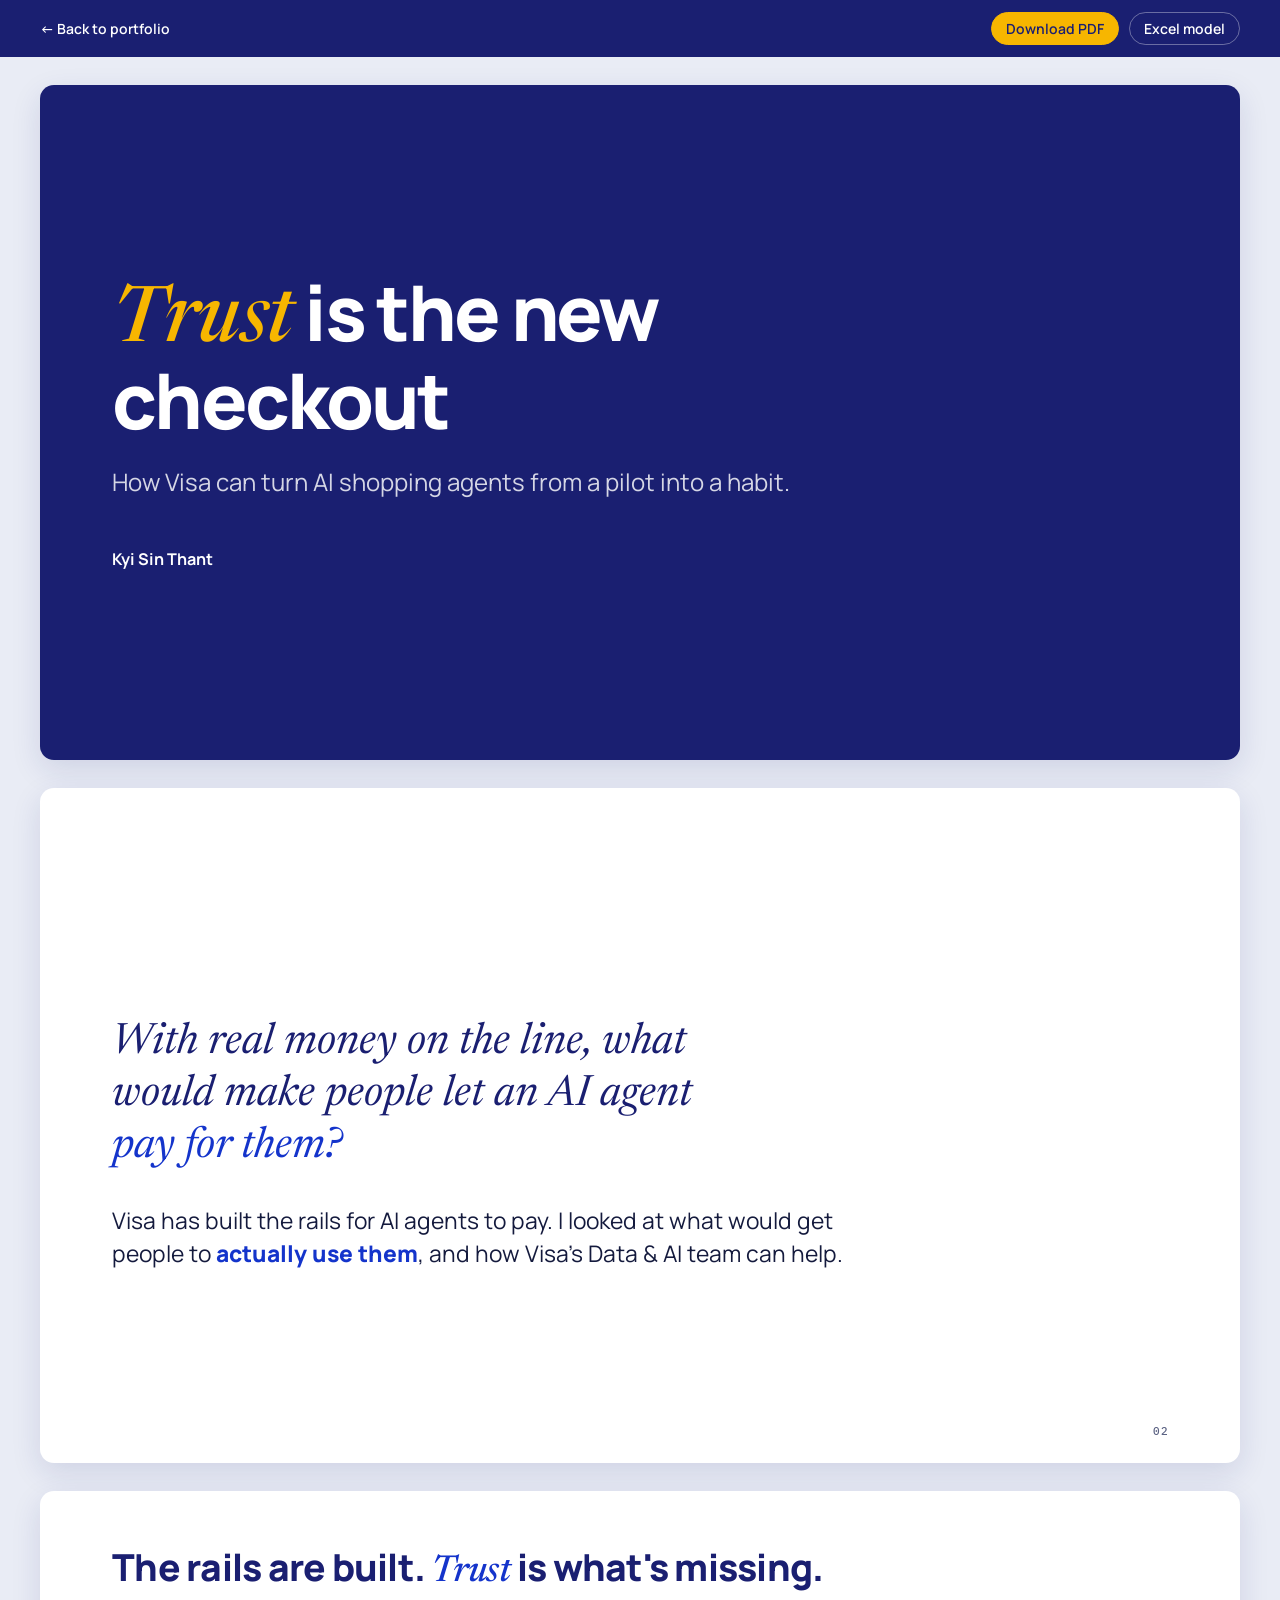
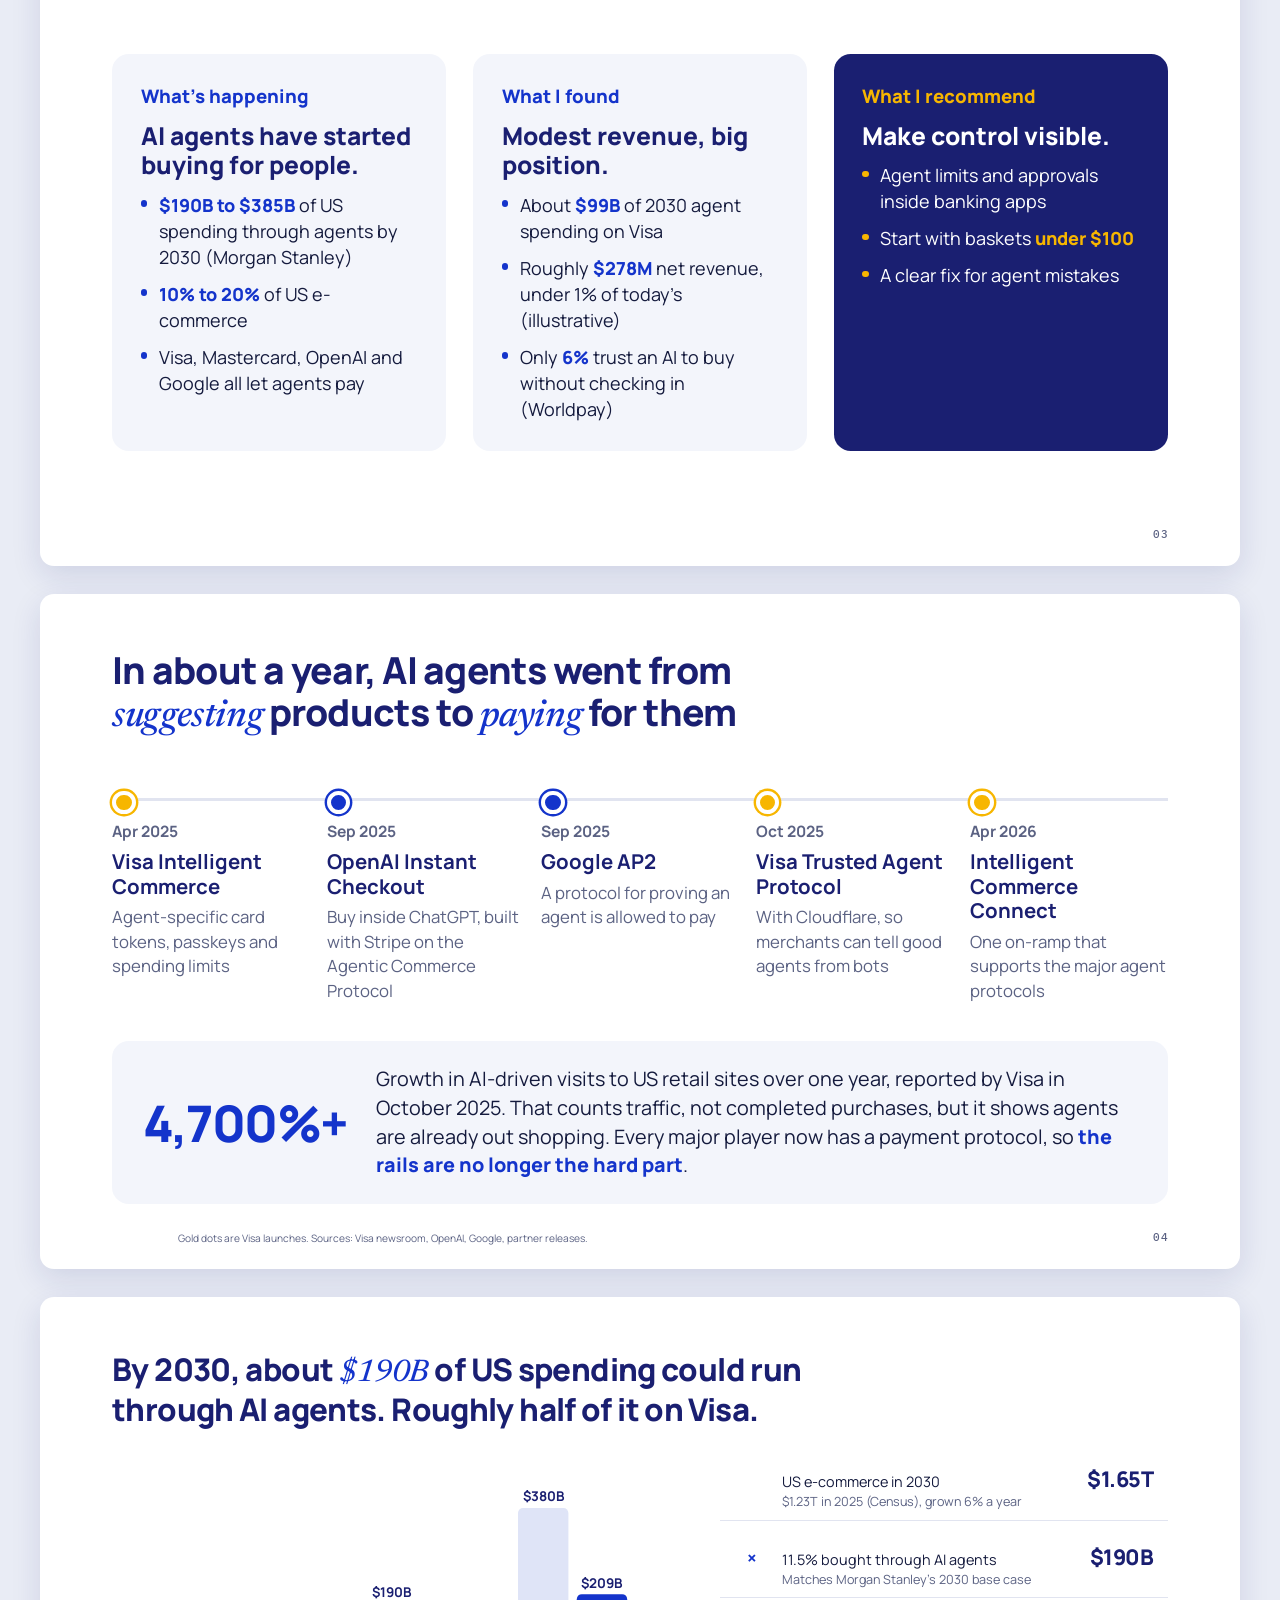
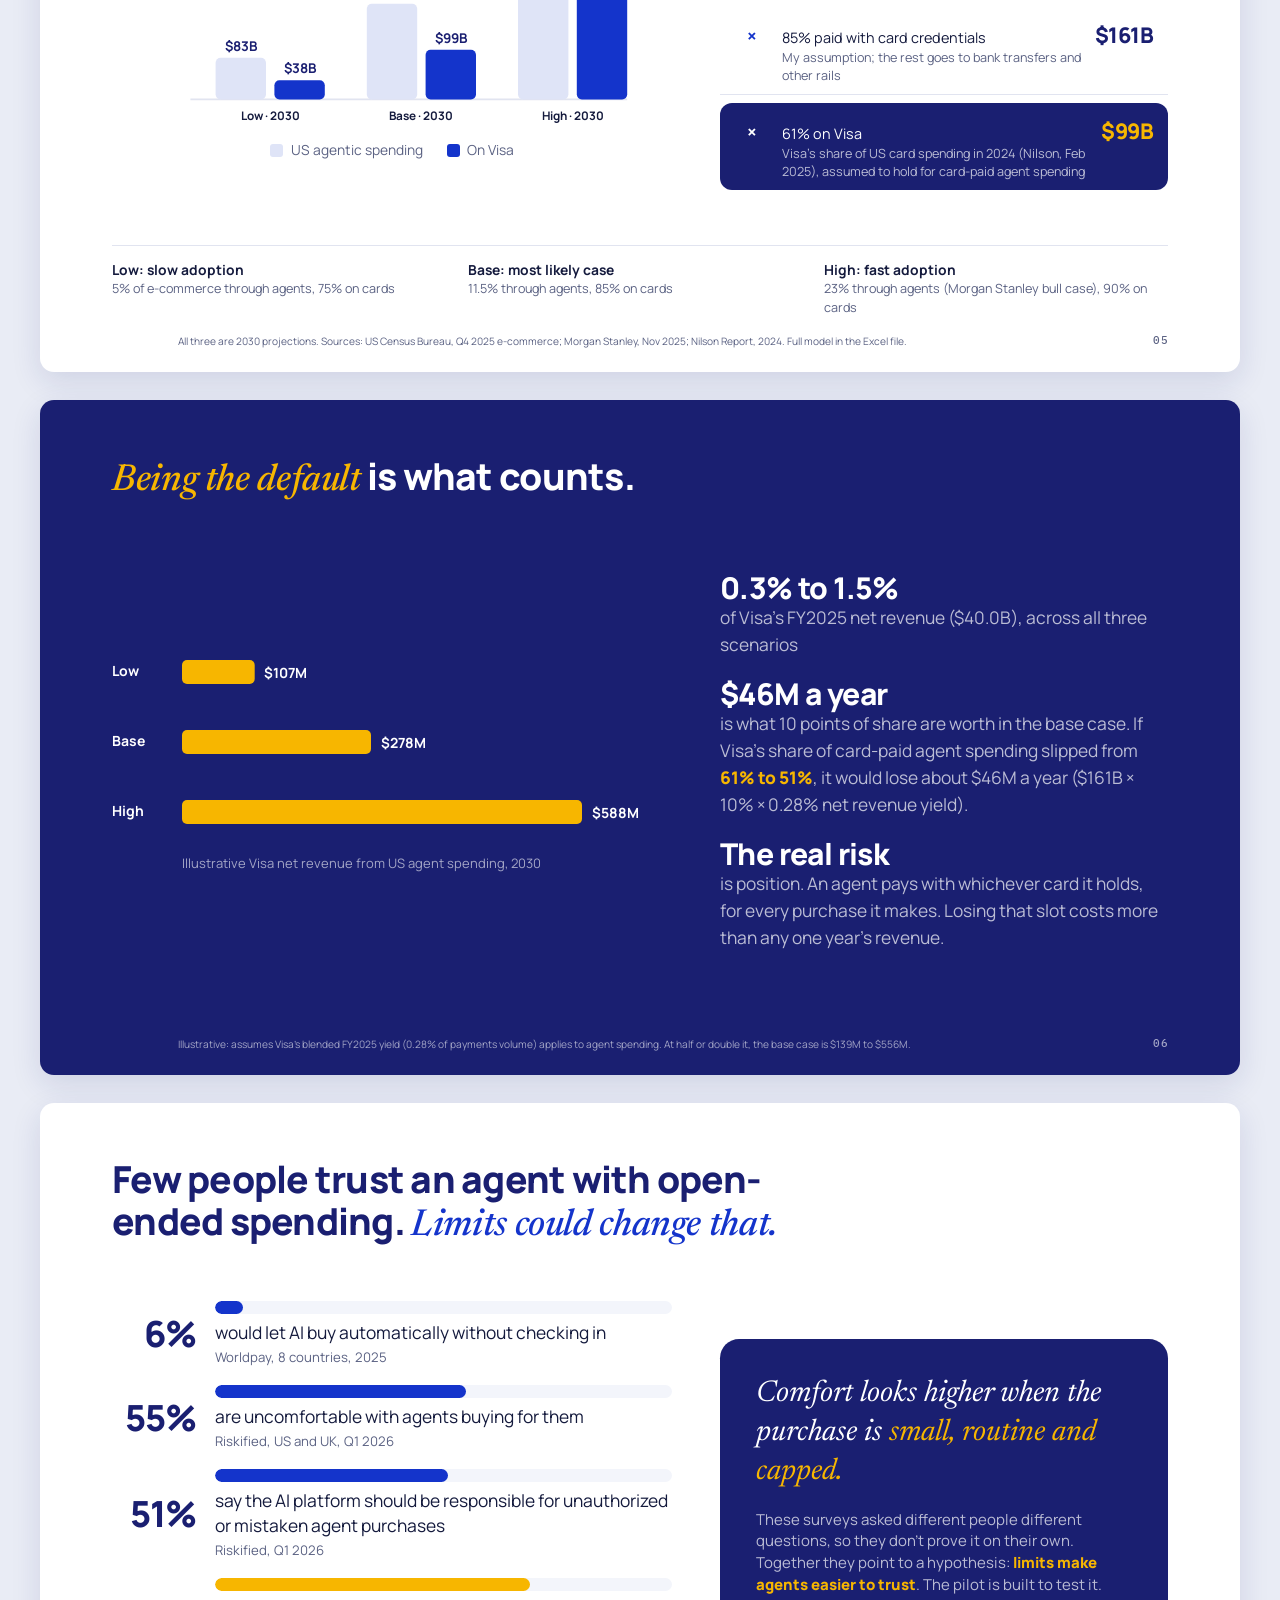
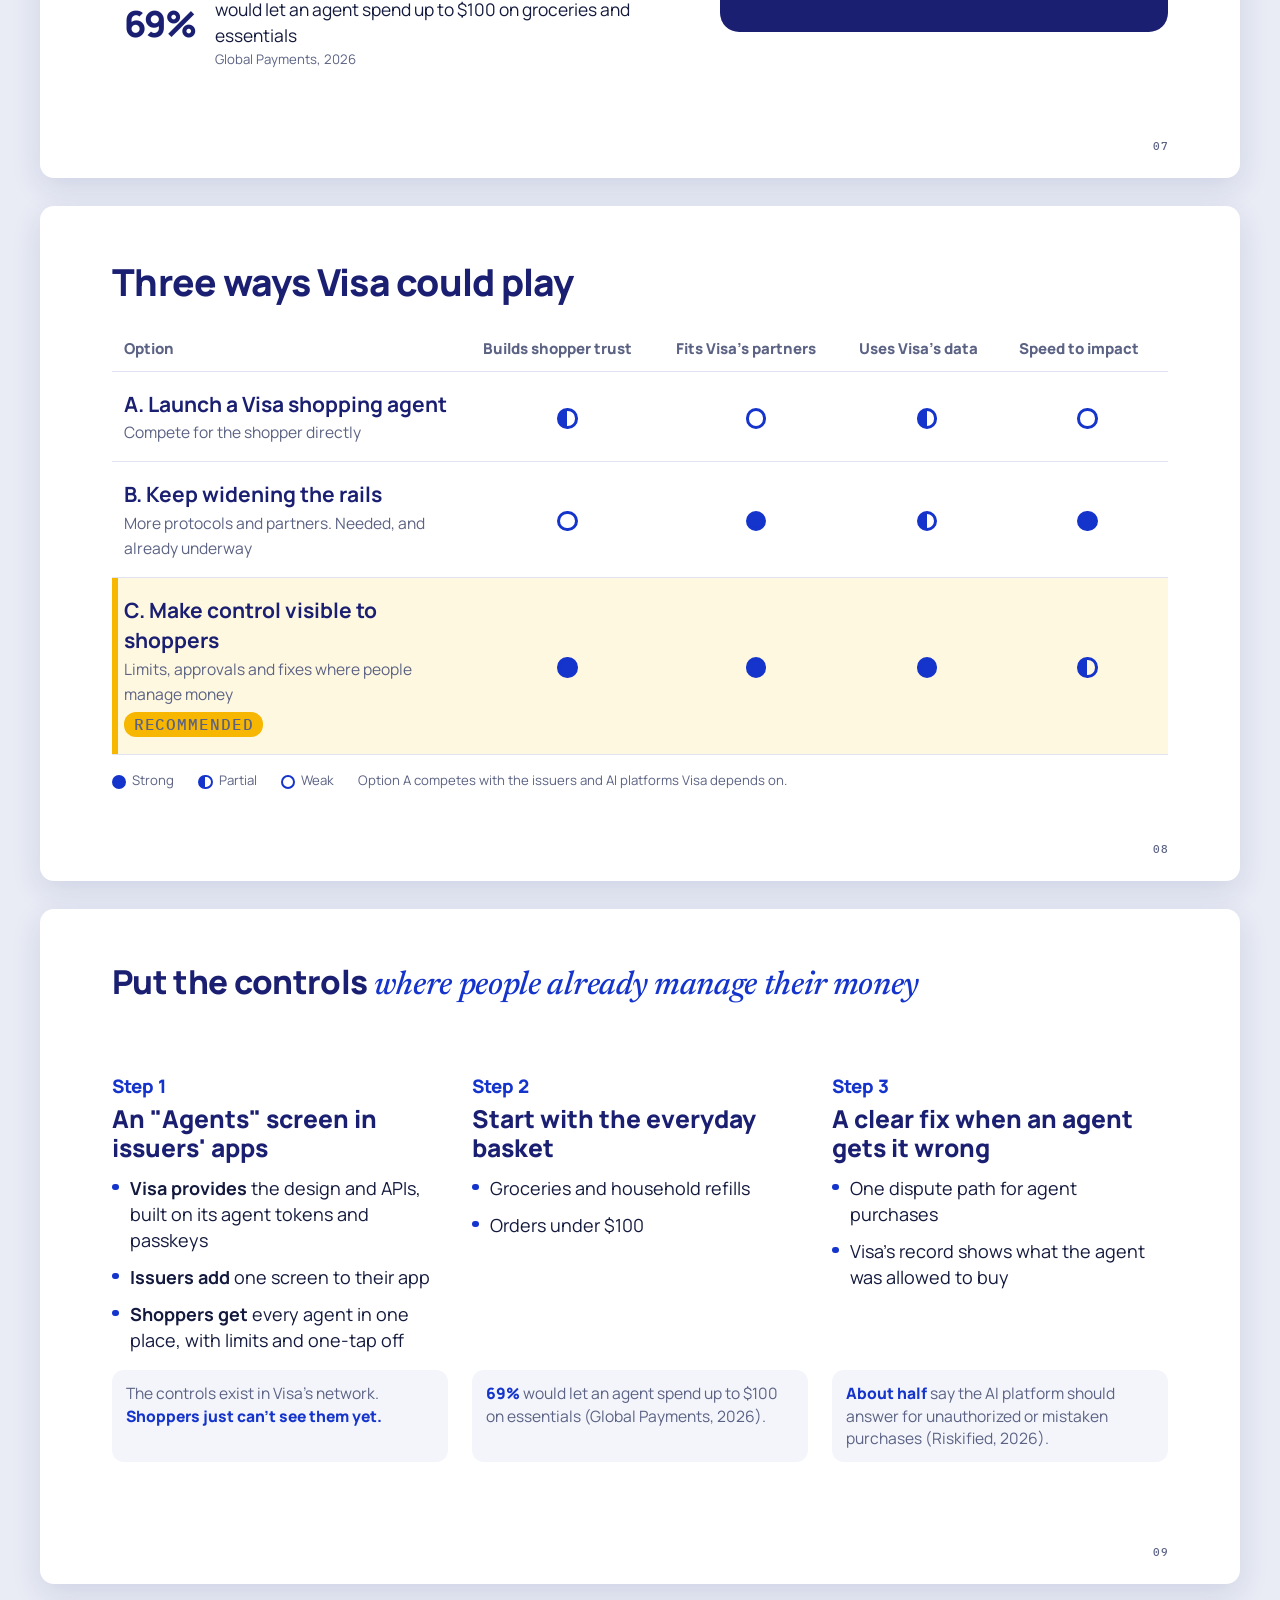
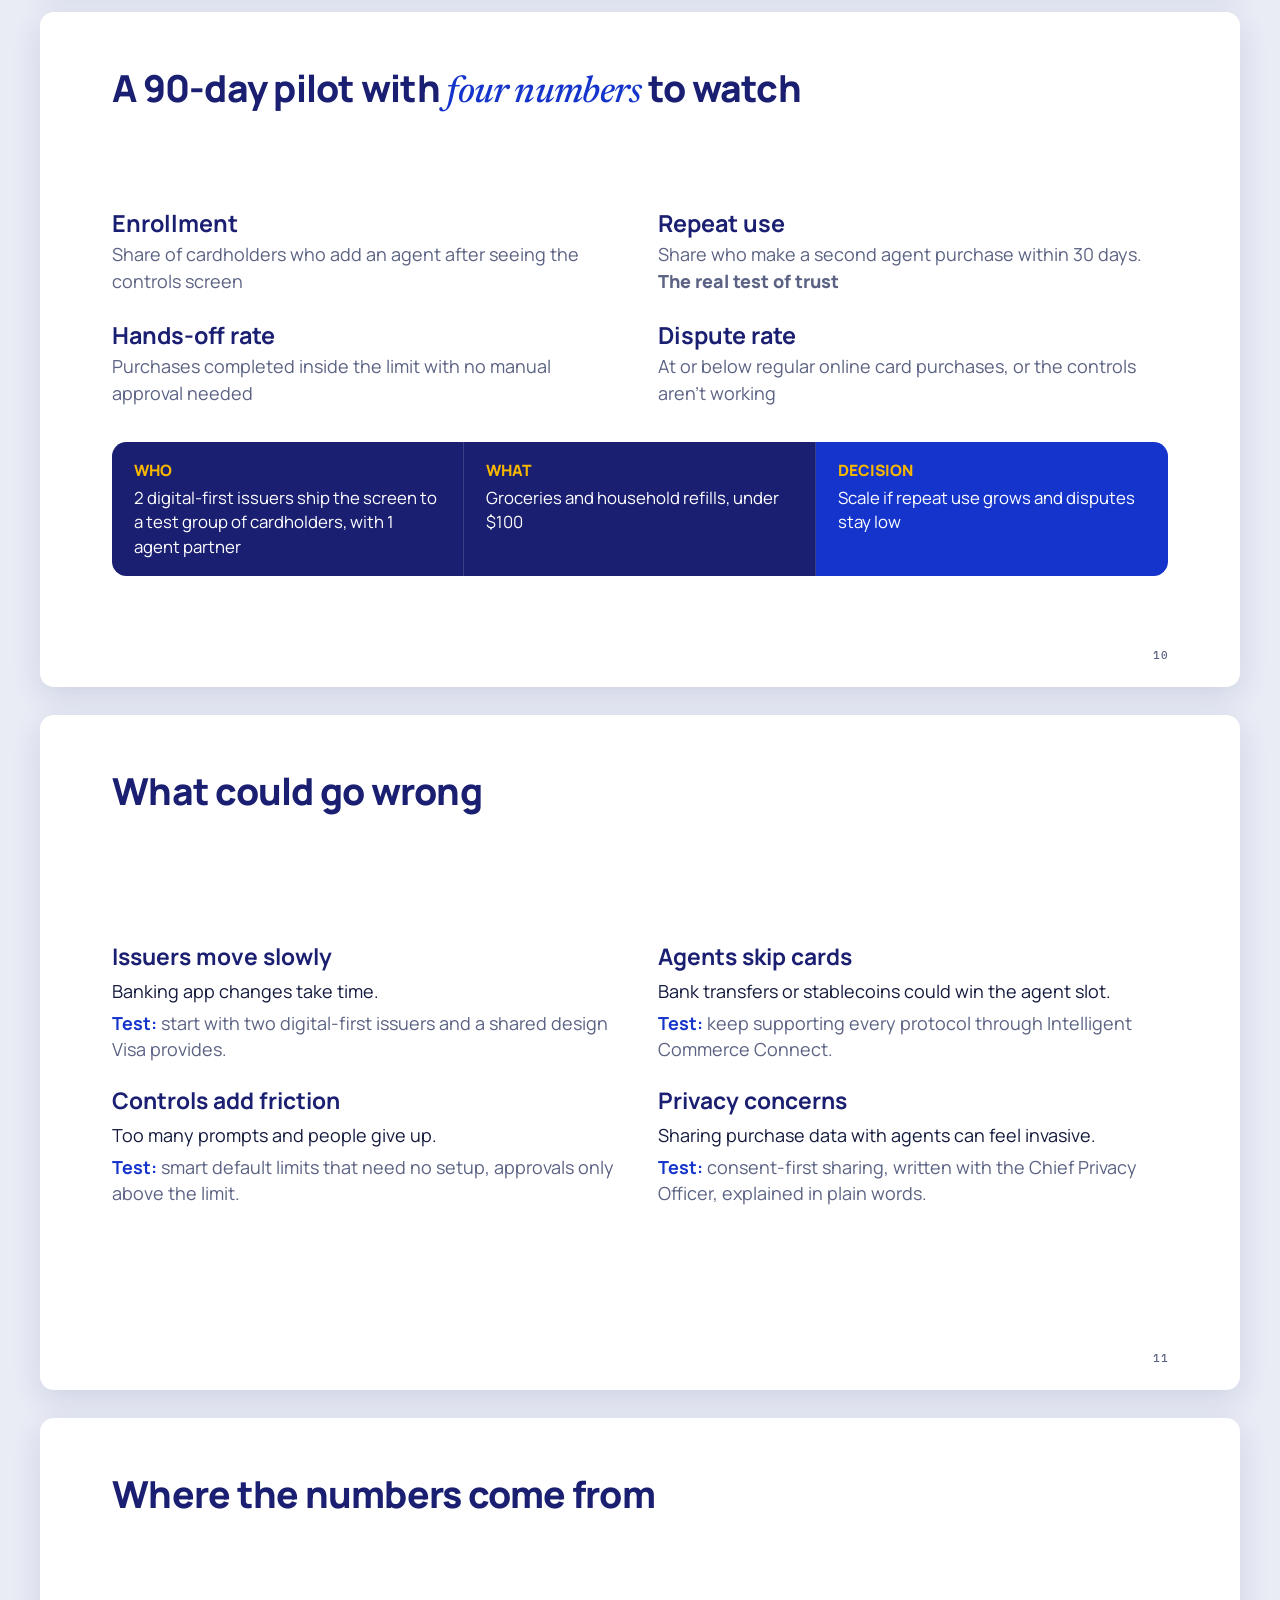
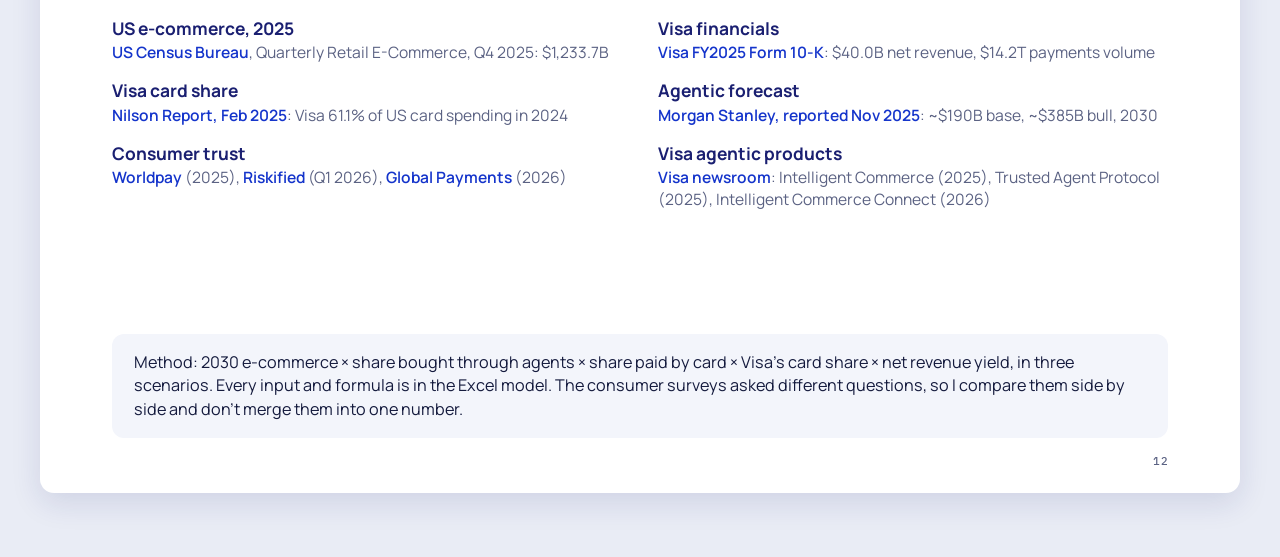
<file: cases/visa-agentic/index.html>
<!doctype html>
<html lang="en">
<head>
<meta charset="utf-8">
<meta name="viewport" content="width=device-width, initial-scale=1">
<title>Trust Is the New Checkout · Kyi Sin Thant</title>
<meta name="description" content="A strategy case on AI shopping agents and what Visa should do next. Independent analysis by Kyi Sin Thant.">
<meta property="og:title" content="Trust Is the New Checkout">
<meta property="og:description" content="How Visa can turn AI shopping agents from a pilot into a habit. A strategy case by Kyi Sin Thant.">
<link rel="icon" href="../../assets/favicon.svg" type="image/svg+xml">
<link rel="preconnect" href="https://fonts.googleapis.com">
<link rel="preconnect" href="https://fonts.gstatic.com" crossorigin>
<link rel="stylesheet" href="https://fonts.googleapis.com/css2?family=Newsreader:ital,opsz,wght@1,6..72,500&family=Manrope:wght@500;600;700;800&family=IBM+Plex+Mono:wght@500&display=swap">
<style>
/* Layout: 16:9 slides stacked down the page; type scales with each slide's width (cqw), so the same file prints to PDF one slide per page. */
:root {
  --navy: #1a1f71;
  --blue: #1434cb;
  --gold: #f7b600;
  --ink: #141a3d;
  --muted: #5b6283;
  --line: #e1e4f0;
  --paper: #ffffff;
  --mist: #f3f5fb;
  --page: #e9ecf5;
  --sans: "Manrope", -apple-system, "Segoe UI", Roboto, sans-serif;
  --serif: "Newsreader", Georgia, serif;
  --mono: "IBM Plex Mono", ui-monospace, Menlo, monospace;
}
* { box-sizing: border-box; }
html, body { margin: 0; }
body { background: var(--page); color: var(--ink); font-family: var(--sans); -webkit-font-smoothing: antialiased; }

.toolbar { position: sticky; top: 0; z-index: 5; background: var(--navy); color: #fff; }
.toolbar-inner { max-width: 1240px; margin: 0 auto; padding: 12px 20px; display: flex; gap: 10px 18px; align-items: center; justify-content: space-between; flex-wrap: wrap; font-size: 14px; }
.toolbar a { color: #fff; text-decoration: none; font-weight: 600; }
.toolbar .links { display: flex; gap: 10px; flex-wrap: wrap; }
.toolbar .pill { border: 1.5px solid rgba(255,255,255,.35); padding: 6px 14px; border-radius: 999px; }
.toolbar .pill.gold { background: var(--gold); color: var(--navy); border-color: var(--gold); }
.toolbar .pill:hover { border-color: #fff; }

.deck { max-width: 1240px; margin: 0 auto; padding: 28px 20px 64px; display: grid; gap: 28px; }
.slide {
  container-type: inline-size; position: relative; width: 100%; aspect-ratio: 16 / 9; overflow: hidden;
  background: var(--paper); border-radius: 14px; box-shadow: 0 10px 30px rgba(26, 31, 113, .12);
}
.s { position: absolute; inset: 0; padding: 5.2cqw 6cqw 4.6cqw; display: flex; flex-direction: column; font-size: 1.55cqw; line-height: 1.45; }
.s::after { /* signature gold rule bottom-left */
  content: ""; position: absolute; left: 6cqw; bottom: 2.6cqw; width: 4cqw; height: .35cqw; background: var(--gold); border-radius: 1cqw;
}
.foot { position: absolute; right: 6cqw; bottom: 2.1cqw; font: 500 .95cqw var(--mono); color: var(--muted); letter-spacing: .04em; }
.kicker { font: 500 1cqw var(--mono); letter-spacing: .12em; text-transform: uppercase; color: var(--blue); margin: 0 0 1.2cqw; }
h1, h2, h3, p { margin: 0; }
h2 { font-size: 3.1cqw; line-height: 1.12; font-weight: 800; letter-spacing: -.02em; color: var(--navy); max-width: 30ch; text-wrap: balance; }
h2 em, h1 em { font-family: var(--serif); font-style: italic; font-weight: 500; color: var(--blue); letter-spacing: -.01em; }
.sub { color: var(--muted); margin-top: 1.2cqw; max-width: 62ch; }
.body { flex: 1; display: grid; margin-top: 3cqw; min-height: 0; }
.src { position: absolute; left: 11.5cqw; bottom: 2cqw; font-size: .85cqw; color: var(--muted); max-width: 70cqw; }

/* title + dark slides */
.dark { background: var(--navy); color: #fff; }
.dark .s::after { background: var(--gold); }
.dark .foot, .dark .src { color: rgba(255,255,255,.6); }
.dark .kicker { color: var(--gold); }
.dark h2 { color: #fff; }
.dark h2 em { color: var(--gold); }
.title-s { justify-content: center; }
.title-s h1 { font-size: 6.4cqw; line-height: 1; font-weight: 800; letter-spacing: -.035em; max-width: 14ch; }
.title-s h1 em { color: var(--gold); }
.title-s .lede { font-size: 2cqw; color: rgba(255,255,255,.82); margin-top: 2.2cqw; max-width: 40ch; }
.title-s .by { margin-top: 4cqw; font-size: 1.35cqw; color: rgba(255,255,255,.75); }
.title-s .by b { color: #fff; font-weight: 700; }
.waves { position: absolute; right: -4cqw; top: 0; bottom: 0; width: 46cqw; opacity: .9; }

/* why I care */
.quote { font-family: var(--serif); font-style: italic; font-size: 2.9cqw; line-height: 1.3; color: var(--navy); max-width: 34ch; }
.quote-wrap { display: grid; grid-template-columns: .9cqw 1fr; gap: 3cqw; align-items: start; margin-top: 2cqw; }
.quote-wrap .bar { background: var(--gold); border-radius: 1cqw; height: 100%; }
.why-note { margin-top: 2.6cqw; color: var(--muted); max-width: 64ch; font-size: 1.6cqw; }

/* exec summary */
.three { grid-template-columns: repeat(3, 1fr); gap: 2.2cqw; }
.card { background: var(--mist); border-radius: 1.4cqw; padding: 2.4cqw; display: flex; flex-direction: column; gap: 1cqw; }
.card .n { font: 500 1cqw var(--mono); color: var(--blue); letter-spacing: .1em; text-transform: uppercase; }
.card h3 { font-size: 1.9cqw; line-height: 1.2; font-weight: 800; color: var(--navy); }
.card p { font-size: 1.42cqw; color: var(--ink); }
.card.hl { background: var(--navy); }
.card.hl .n { color: var(--gold); } .card.hl h3, .card.hl p { color: #fff; }

/* timeline */
.timeline { grid-template-columns: repeat(5, 1fr); gap: 1.4cqw; align-content: start; position: relative; padding-top: 3cqw; }
.timeline::before { content: ""; position: absolute; left: 0; right: 0; top: 1.15cqw; height: .25cqw; background: var(--line); }
.ev { position: relative; display: grid; gap: .6cqw; align-content: start; }
.ev::before { content: ""; position: absolute; top: -2.45cqw; left: 0; width: 1.3cqw; height: 1.3cqw; border-radius: 50%; background: var(--blue); border: .35cqw solid #fff; box-shadow: 0 0 0 .2cqw var(--blue); }
.ev.visa::before { background: var(--gold); box-shadow: 0 0 0 .2cqw var(--gold); }
.ev time { font: 500 1cqw var(--mono); color: var(--muted); }
.ev b { font-size: 1.55cqw; color: var(--navy); line-height: 1.2; }
.ev span { font-size: 1.3cqw; color: var(--muted); }
.callout { margin-top: 3cqw; display: flex; align-items: center; gap: 2.4cqw; background: var(--mist); border-radius: 1.4cqw; padding: 2cqw 2.6cqw; }
.callout .big { font-size: 4.2cqw; font-weight: 800; color: var(--blue); letter-spacing: -.03em; line-height: 1; white-space: nowrap; }
.callout p { font-size: 1.5cqw; }

/* charts */
.split { grid-template-columns: 1.25fr 1fr; gap: 4cqw; align-items: center; }
.chart svg { width: 100%; height: auto; display: block; overflow: visible; }
.chart text { font-family: var(--sans); }
.legend { display: flex; gap: 2cqw; font-size: 1.15cqw; color: var(--muted); margin-top: 1cqw; }
.legend i { display: inline-block; width: 1.1cqw; height: 1.1cqw; border-radius: .25cqw; margin-right: .6cqw; vertical-align: -.15cqw; }
.points { display: grid; gap: 1.6cqw; }
.point { border-left: .35cqw solid var(--gold); padding-left: 1.6cqw; }
.point b { display: block; font-size: 2.5cqw; font-weight: 800; color: var(--navy); letter-spacing: -.02em; line-height: 1.1; }
.point span { font-size: 1.35cqw; color: var(--muted); }

/* trust bars */
.bars { display: grid; gap: 1.5cqw; }
.bar-row { display: grid; grid-template-columns: 7cqw 1fr; gap: 1.6cqw; align-items: center; }
.bar-row .pct { font-size: 3cqw; font-weight: 800; color: var(--navy); letter-spacing: -.03em; text-align: right; }
.bar-row .track { display: grid; gap: .5cqw; }
.bar-row .fill { height: 1.1cqw; border-radius: 1cqw; background: var(--mist); overflow: hidden; }
.bar-row .fill i { display: block; height: 100%; background: var(--blue); border-radius: 1cqw; }
.bar-row.gold .fill i { background: var(--gold); }
.bar-row .lbl { font-size: 1.3cqw; color: var(--ink); }
.bar-row .lbl small { color: var(--muted); font-size: 1cqw; }
.insight { background: var(--navy); color: #fff; border-radius: 1.6cqw; padding: 3cqw; display: grid; gap: 1.4cqw; align-content: center; }
.insight p { font-family: var(--serif); font-style: italic; font-size: 2.5cqw; line-height: 1.3; }
.insight p em { color: var(--gold); }
.insight span { font-size: 1.25cqw; color: rgba(255,255,255,.7); }

/* options table */
table { width: 100%; border-collapse: collapse; font-size: 1.35cqw; }
th { text-align: left; font: 500 .95cqw var(--mono); letter-spacing: .08em; text-transform: uppercase; color: var(--muted); padding: 0 1cqw 1cqw; border-bottom: .15cqw solid var(--line); }
td { padding: 1.4cqw 1cqw; border-bottom: .15cqw solid var(--line); vertical-align: middle; }
td:first-child { width: 34%; }
td:first-child b { display: block; font-size: 1.6cqw; color: var(--navy); }
td:first-child span { color: var(--muted); font-size: 1.2cqw; }
td.c { text-align: center; }
tr.rec td { background: #fff8e1; }
tr.rec td:first-child { box-shadow: inset .5cqw 0 0 var(--gold); }
.dot { display: inline-block; width: 1.7cqw; height: 1.7cqw; border-radius: 50%; border: .25cqw solid var(--blue); vertical-align: middle; }
.dot.full { background: var(--blue); }
.dot.half { background: linear-gradient(90deg, var(--blue) 50%, transparent 50%); }
.tag-rec { display: inline-block; margin-top: .5cqw; font: 500 .9cqw var(--mono); background: var(--gold); color: var(--navy); padding: .2cqw .8cqw; border-radius: 1cqw; letter-spacing: .06em; }
.key { margin-top: 1.4cqw; font-size: 1.1cqw; color: var(--muted); display: flex; gap: 2cqw; align-items: center; }
.key .dot { width: 1.2cqw; height: 1.2cqw; margin-right: .5cqw; border-width: .2cqw; }

/* recommendation */
.moves { grid-template-columns: repeat(3, 1fr); gap: 2cqw; }
.move { border-top: .45cqw solid var(--blue); padding-top: 1.6cqw; display: grid; gap: 1cqw; align-content: start; }
.move .num { font: 500 1cqw var(--mono); color: var(--blue); letter-spacing: .1em; }
.move h3 { font-size: 1.9cqw; line-height: 1.2; font-weight: 800; color: var(--navy); }
.move p { font-size: 1.35cqw; }
.move .why { font-size: 1.15cqw; color: var(--muted); background: var(--mist); border-radius: 1cqw; padding: 1cqw 1.2cqw; }
.mock { display: grid; gap: .8cqw; background: var(--mist); border-radius: 1.2cqw; padding: 1.4cqw; font-size: 1.15cqw; }
.mock-row { display: flex; justify-content: space-between; align-items: center; background: #fff; border-radius: .8cqw; padding: .8cqw 1cqw; }
.mock-row b { color: var(--navy); }
.mock-row .lim { font-family: var(--mono); color: var(--blue); }
.toggle { width: 2.8cqw; height: 1.5cqw; border-radius: 1cqw; background: var(--blue); position: relative; }
.toggle::after { content: ""; position: absolute; right: .25cqw; top: .25cqw; width: 1cqw; height: 1cqw; border-radius: 50%; background: #fff; }
.toggle.off { background: #c9cede; } .toggle.off::after { right: auto; left: .25cqw; }

/* metrics */
.metrics { grid-template-columns: 1fr 1fr; gap: 2cqw 3cqw; align-content: start; }
.metric { display: grid; grid-template-columns: 4.4cqw 1fr; gap: 1.4cqw; align-items: start; }
.metric .ic { width: 4.4cqw; height: 4.4cqw; border-radius: 1.2cqw; background: var(--mist); display: grid; place-items: center; font: 800 1.6cqw var(--sans); color: var(--blue); }
.metric b { display: block; font-size: 1.7cqw; color: var(--navy); }
.metric span { font-size: 1.3cqw; color: var(--muted); }
.pilot { margin-top: 2.4cqw; display: grid; grid-template-columns: repeat(3, 1fr); gap: 0; border-radius: 1.2cqw; overflow: hidden; }
.pilot div { background: var(--navy); color: #fff; padding: 1.4cqw 1.8cqw; font-size: 1.25cqw; border-right: .15cqw solid rgba(255,255,255,.15); }
.pilot div:last-child { border-right: 0; background: var(--blue); }
.pilot b { display: block; font: 500 .95cqw var(--mono); color: var(--gold); letter-spacing: .08em; margin-bottom: .4cqw; }

/* risks */
.risks { grid-template-columns: 1fr 1fr; gap: 1.8cqw 3cqw; align-content: start; }
.risk b { display: block; font-size: 1.7cqw; color: var(--navy); margin-bottom: .4cqw; }
.risk p { font-size: 1.35cqw; color: var(--ink); }
.risk p span { color: var(--blue); font-weight: 700; }

/* sources */
.sources { grid-template-columns: 1fr 1fr; gap: 1.2cqw 3cqw; font-size: 1.12cqw; align-content: start; }
.sources div b { display: block; color: var(--navy); font-size: 1.2cqw; }
.sources div { color: var(--muted); }
.method { margin-top: 1.8cqw; font-size: 1.2cqw; background: var(--mist); border-radius: 1cqw; padding: 1.4cqw 1.8cqw; }

/* round-2 additions */
ul.bul { margin: 0; padding: 0; list-style: none; display: grid; gap: .9cqw; }
ul.bul li { position: relative; padding-left: 1.5cqw; font-size: 1.38cqw; }
ul.bul li::before { content: ""; position: absolute; left: 0; top: .72cqw; width: .55cqw; height: .55cqw; border-radius: 50%; background: var(--blue); }
.card.hl ul.bul li { color: #fff; } .card.hl ul.bul li::before { background: var(--gold); }
.card ul.bul li b { color: var(--navy); } .card.hl ul.bul li b { color: var(--gold); }
.bar-row .lbl small { display: block; margin-top: .2cqw; }
.chain { display: grid; gap: 1.1cqw; }
.chain .step { display: grid; grid-template-columns: 3cqw 1fr auto; gap: 1cqw; align-items: baseline; border-bottom: .15cqw solid var(--line); padding-bottom: 1cqw; }
.chain .op { font: 700 1.6cqw var(--sans); color: var(--blue); text-align: center; }
.chain .what { font-size: 1.3cqw; } .chain .what small { display: block; color: var(--muted); font-size: 1.05cqw; }
.chain .val { font-size: 2cqw; font-weight: 800; color: var(--navy); letter-spacing: -.02em; white-space: nowrap; }
.chain .step.total { border-bottom: 0; background: var(--navy); border-radius: 1cqw; padding: 1cqw 1.2cqw; }
.chain .step.total .what, .chain .step.total .op { color: #fff; } .chain .step.total .val { color: var(--gold); }
.chain .step.total small { color: rgba(255,255,255,.7); }
.scen { display: grid; grid-template-columns: repeat(3, 1fr); gap: 1cqw; margin-top: 1.2cqw; font-size: 1.05cqw; color: var(--muted); }
.scen b { color: var(--ink); display: block; font-size: 1.15cqw; }
.moves { align-items: stretch; }
.move { display: flex; flex-direction: column; gap: 1.1cqw; }
.move .why { margin-top: auto; }
.move .arrow { color: var(--gold); }
.body.metrics { flex: none; }
.body.center { align-content: center; }
.risk .test { margin-top: .5cqw; color: var(--muted); }
.risk .test span { color: var(--blue); font-weight: 700; }
.sources a { color: var(--blue); text-decoration: none; font-weight: 600; }
.sources a:hover { text-decoration: underline; }
.why-big { font-family: var(--serif); font-style: italic; font-size: 3.6cqw; line-height: 1.2; color: var(--navy); max-width: 26ch; margin-top: 1cqw; }
.why-big em { color: var(--blue); }
.why-text { margin-top: 2.6cqw; font-size: 1.75cqw; color: var(--ink); max-width: 56ch; }

/* round-3: bigger labels, balanced vertical space, fuller slides */
.kicker { font-size: 1.35cqw; }
.s > .body, .s > .stack { flex: none; margin-block: auto; }
.stack { display: grid; gap: 0; }
.stack .callout { margin-top: 3.2cqw; }
.stack .pilot { margin-top: 3cqw; }
.three { min-height: 26cqw; }
ul.bul li { font-size: 1.5cqw; }
.card h3 { font-size: 2.05cqw; }
.ev b { font-size: 1.7cqw; } .ev span { font-size: 1.4cqw; } .ev time { font-size: 1.15cqw; }
.callout p { font-size: 1.65cqw; }
.point span { font-size: 1.45cqw; }
.plain-point { font-size: 1.5cqw; color: #fff; line-height: 1.45; }
.bar-row .lbl { font-size: 1.45cqw; } .bar-row .lbl small { font-size: 1.1cqw; }
table { font-size: 1.45cqw; } td:first-child b { font-size: 1.75cqw; } td:first-child span { font-size: 1.3cqw; }
.move h3 { font-size: 2.05cqw; } .move .why { font-size: 1.3cqw; }
.metric b { font-size: 1.95cqw; } .metric span { font-size: 1.5cqw; }
.pilot div { font-size: 1.4cqw; }
.risk b { font-size: 1.9cqw; } .risk p { font-size: 1.5cqw; }
.sources { font-size: 1.3cqw; } .sources div b { font-size: 1.45cqw; } .method { font-size: 1.35cqw; }
.why-text { font-size: 1.9cqw; }
.s9 h2 { font-size: 2.75cqw; max-width: none; white-space: nowrap; }
.legend { justify-content: center; }
.chain .step { padding: 1cqw 1.2cqw; }

/* round-4: readable section labels, no decoration without a job */
.s::after, .dark .s::after { content: none; }
.quote-wrap { grid-template-columns: 1fr; }
.card .n { font: 800 1.55cqw var(--sans); letter-spacing: 0; text-transform: none; }
.move .num { font: 800 1.55cqw var(--sans); letter-spacing: 0; }
.point { border-left: 0; padding-left: 0; }
.metric { grid-template-columns: 1fr; }
.s { padding-top: 4.6cqw; }

th { font: 800 1.25cqw var(--sans); letter-spacing: 0; text-transform: none; color: var(--muted); }
.pilot b { font: 800 1.3cqw var(--sans); letter-spacing: 0; }
.ev time { font: 700 1.3cqw var(--sans); }
.move { border-top: 0; padding-top: 0; }

.moves { grid-template-rows: auto auto 1fr auto; row-gap: 1.1cqw; }
.move { display: grid; grid-row: span 4; grid-template-rows: subgrid; gap: 0; }
.move .why { margin-top: 1.4cqw; }
.move ul.bul { align-content: start; margin-top: 1cqw; }
.move h3 { margin-top: .4cqw; }

/* round-6: highlights */
.mk { font-weight: 800; color: var(--blue); }
.dark .mk, .card.hl .mk, .insight .mk { color: var(--gold); background: none; padding: 0; }
.title-s .lede { max-width: none; white-space: nowrap; }

/* slide 5 fit */
.s5 h2 { font-size: 2.6cqw; max-width: 40ch; }
.s5 .body { margin-top: 2cqw; align-items: center; }
.s5 .chart svg { max-height: 21cqw; }
.s5 .legend { margin-top: .6cqw; }
.s5 .chain { gap: .7cqw; }
.s5 .chain .step { padding-bottom: .7cqw; }
.s5 .chain .what { font-size: 1.2cqw; } .s5 .chain .val { font-size: 1.8cqw; }
.s5 .scen { margin-top: 1.4cqw; padding-top: 1.2cqw; border-top: .15cqw solid var(--line); }

/* print to PDF: one slide per page */
@page { size: 13.333in 7.5in; margin: 0; }
@media print {
  body { background: #fff; }
  .toolbar { display: none; }
  .deck { padding: 0; gap: 0; max-width: none; }
  .slide { width: 13.333in; height: 7.5in; aspect-ratio: auto; border-radius: 0; box-shadow: none; break-after: page; }
  * { -webkit-print-color-adjust: exact; print-color-adjust: exact; }
}
@media (max-width: 640px) { .deck { padding: 16px 12px 40px; gap: 16px; } .slide { border-radius: 8px; } }
</style>
</head>
<body>

<header class="toolbar">
  <div class="toolbar-inner">
    <a href="../../#visa">← Back to portfolio</a>
    <div class="links">
      <a class="pill gold" href="Kyi_Sin_Thant_Trust_Is_the_New_Checkout.pdf">Download PDF</a>
      <a class="pill" href="Kyi_Sin_Thant_Visa_Agentic_Commerce_Model.xlsx">Excel model</a>
    </div>
  </div>
</header>

<main class="deck">

  <!-- 1. Title -->
  <section class="slide dark" aria-label="Title">
    <div class="s title-s">
      <h1><em>Trust</em> is the new checkout</h1>
      <p class="lede">How Visa can turn AI shopping agents from a pilot into a habit.</p>
      <p class="by"><b>Kyi Sin Thant</b></p>
    </div>
  </section>

  <!-- 2. Why this question -->
  <section class="slide" aria-label="Why this question">
    <div class="s" style="justify-content:center">
      <div class="quote-wrap">
        <div>
          <p class="why-big">With real money on the line, what would make people let an AI agent <em>pay for them?</em></p>
          <p class="why-text">Visa has built the rails for AI agents to pay. I looked at what would get people to <span class="mk">actually use them</span>, and how Visa's Data &amp; AI team can help.</p>
        </div>
      </div>
    </div>
    <span class="foot">02</span>
  </section>

  <!-- 3. Short version -->
  <section class="slide" aria-label="The short version">
    <div class="s">
      <h2>The rails are built. <em>Trust</em> is what's missing.</h2>
      <div class="body three">
        <div class="card"><span class="n">What's happening</span><h3>AI agents have started buying for people.</h3>
          <ul class="bul">
            <li><span class="mk">$190B to $385B</span> of US spending through agents by 2030 (Morgan Stanley)</li>
            <li><span class="mk">10% to 20%</span> of US e-commerce</li>
            <li>Visa, Mastercard, OpenAI and Google all let agents pay</li>
          </ul></div>
        <div class="card"><span class="n">What I found</span><h3>Modest revenue, big position.</h3>
          <ul class="bul">
            <li>About <span class="mk">$99B</span> of 2030 agent spending on Visa</li>
            <li>Roughly <span class="mk">$278M</span> net revenue, under 1% of today's (illustrative)</li>
            <li>Only <span class="mk">6%</span> trust an AI to buy without checking in (Worldpay)</li>
          </ul></div>
        <div class="card hl"><span class="n">What I recommend</span><h3>Make control visible.</h3>
          <ul class="bul">
            <li>Agent limits and approvals inside banking apps</li>
            <li>Start with baskets <span class="mk">under $100</span></li>
            <li>A clear fix for agent mistakes</li>
          </ul></div>
      </div>
    </div>
    <span class="foot">03</span>
  </section>

  <!-- 4. Timeline -->
  <section class="slide" aria-label="Agents are moving from suggesting to paying">
    <div class="s">
      <h2>In about a year, AI agents went from <em>suggesting</em> products to <em>paying</em> for them</h2>
      <div class="stack">
      <div class="body timeline">
        <div class="ev visa"><time>Apr 2025</time><b>Visa Intelligent Commerce</b><span>Agent-specific card tokens, passkeys and spending limits</span></div>
        <div class="ev"><time>Sep 2025</time><b>OpenAI Instant Checkout</b><span>Buy inside ChatGPT, built with Stripe on the Agentic Commerce Protocol</span></div>
        <div class="ev"><time>Sep 2025</time><b>Google AP2</b><span>A protocol for proving an agent is allowed to pay</span></div>
        <div class="ev visa"><time>Oct 2025</time><b>Visa Trusted Agent Protocol</b><span>With Cloudflare, so merchants can tell good agents from bots</span></div>
        <div class="ev visa"><time>Apr 2026</time><b>Intelligent Commerce Connect</b><span>One on-ramp that supports the major agent protocols</span></div>
      </div>
      <div class="callout"><span class="big">4,700%+</span><p>Growth in AI-driven visits to US retail sites over one year, reported by Visa in October 2025. That counts traffic, not completed purchases, but it shows agents are already out shopping. Every major player now has a payment protocol, so <span class="mk">the rails are no longer the hard part</span>.</p></div>
      </div>
    </div>
    <p class="src">Gold dots are Visa launches. Sources: Visa newsroom, OpenAI, Google, partner releases.</p>
    <span class="foot">04</span>
  </section>

  <!-- 5. Market size -->
  <section class="slide s5" aria-label="Market size">
    <div class="s">
      <h2>By 2030, about <em>$190B</em> of US spending could run through AI agents. Roughly half of it on Visa.</h2>
      <div class="body split">
        <div class="chart">
          <svg viewBox="0 0 560 300" role="img" aria-label="Agentic spending in 2030 by scenario: low 83 billion with 38 on Visa, base 190 with 99 on Visa, high 380 with 209 on Visa">
            <g font-size="13" fill="#5b6283">
              <line x1="40" x2="560" y1="260" y2="260" stroke="#e1e4f0" stroke-width="2"/>
              <!-- scale: 400B = 240px -->
              <rect x="70" y="210.5" width="60" height="49.5" rx="6" fill="#dfe4f7"/>
              <rect x="140" y="237.3" width="60" height="22.7" rx="6" fill="#1434cb"/>
              <rect x="250" y="146.1" width="60" height="113.9" rx="6" fill="#dfe4f7"/>
              <rect x="320" y="200.8" width="60" height="59.2" rx="6" fill="#1434cb"/>
              <rect x="430" y="32.2" width="60" height="227.8" rx="6" fill="#dfe4f7"/>
              <rect x="500" y="134.7" width="60" height="125.3" rx="6" fill="#1434cb"/>
              <g font-weight="700" fill="#1a1f71" font-size="16" text-anchor="middle">
                <text x="100" y="202">$83B</text><text x="170" y="229">$38B</text>
                <text x="280" y="138">$190B</text><text x="350" y="193">$99B</text>
                <text x="460" y="24">$380B</text><text x="530" y="127">$209B</text>
              </g>
              <g text-anchor="middle" font-size="14" font-weight="700" fill="#141a3d">
                <text x="135" y="284">Low · 2030</text><text x="315" y="284">Base · 2030</text><text x="495" y="284">High · 2030</text>
              </g>
            </g>
          </svg>
          <div class="legend"><span><i style="background:#dfe4f7"></i>US agentic spending</span><span><i style="background:#1434cb"></i>On Visa</span></div>
        </div>
        <div class="chain" aria-label="How the base case is built">
          <div class="step"><span class="op"></span><span class="what">US e-commerce in 2030<small>$1.23T in 2025 (Census), grown 6% a year</small></span><span class="val">$1.65T</span></div>
          <div class="step"><span class="op">×</span><span class="what">11.5% bought through AI agents<small>Matches Morgan Stanley's 2030 base case</small></span><span class="val">$190B</span></div>
          <div class="step"><span class="op">×</span><span class="what">85% paid with card credentials<small>My assumption; the rest goes to bank transfers and other rails</small></span><span class="val">$161B</span></div>
          <div class="step total"><span class="op">×</span><span class="what">61% on Visa<small>Visa's share of US card spending in 2024 (Nilson, Feb 2025), assumed to hold for card-paid agent spending</small></span><span class="val">$99B</span></div>
        </div>
      </div>
      <div class="scen">
        <span><b>Low: slow adoption</b>5% of e-commerce through agents, 75% on cards</span>
        <span><b>Base: most likely case</b>11.5% through agents, 85% on cards</span>
        <span><b>High: fast adoption</b>23% through agents (Morgan Stanley bull case), 90% on cards</span>
      </div>
    </div>
    <p class="src">All three are 2030 projections. Sources: US Census Bureau, Q4 2025 e-commerce; Morgan Stanley, Nov 2025; Nilson Report, 2024. Full model in the Excel file.</p>
    <span class="foot">05</span>
  </section>

  <!-- 6. Revenue vs position -->
  <section class="slide dark" aria-label="Revenue versus position">
    <div class="s">
      <h2><em>Being the default</em> is what counts.</h2>
      <div class="body split">
        <div class="chart">
          <svg viewBox="0 0 560 250" role="img" aria-label="Visa net revenue from agentic spending in 2030: low 107 million, base 278 million, high 588 million">
            <g font-size="14">
              <text x="0" y="40" fill="#fff" font-weight="700">Low</text>
              <rect x="70" y="24" width="72.7" height="24" rx="5" fill="#f7b600"/>
              <text x="152" y="42" fill="#fff" font-weight="700">$107M</text>
              <text x="0" y="110" fill="#fff" font-weight="700">Base</text>
              <rect x="70" y="94" width="189" height="24" rx="5" fill="#f7b600"/>
              <text x="269" y="112" fill="#fff" font-weight="700">$278M</text>
              <text x="0" y="180" fill="#fff" font-weight="700">High</text>
              <rect x="70" y="164" width="400" height="24" rx="5" fill="#f7b600"/>
              <text x="480" y="182" fill="#fff" font-weight="700">$588M</text>
              <text x="70" y="232" fill="#ffffff" fill-opacity=".6" font-size="13">Illustrative Visa net revenue from US agent spending, 2030</text>
            </g>
          </svg>
        </div>
        <div class="points">
          <div class="point"><b style="color:#fff">0.3% to 1.5%</b><span style="color:rgba(255,255,255,.7)">of Visa's FY2025 net revenue ($40.0B), across all three scenarios</span></div>
          <div class="point"><b style="color:#fff">$46M a year</b><span style="color:rgba(255,255,255,.7)">is what 10 points of share are worth in the base case. If Visa's share of card-paid agent spending slipped from <span class="mk">61% to 51%</span>, it would lose about $46M a year ($161B × 10% × 0.28% net revenue yield).</span></div>
          <div class="point"><b style="color:#fff">The real risk</b><span style="color:rgba(255,255,255,.7)">is position. An agent pays with whichever card it holds, for every purchase it makes. Losing that slot costs more than any one year's revenue.</span></div>
        </div>
      </div>
    </div>
    <p class="src">Illustrative: assumes Visa's blended FY2025 yield (0.28% of payments volume) applies to agent spending. At half or double it, the base case is $139M to $556M.</p>
    <span class="foot">06</span>
  </section>

  <!-- 7. Trust gap -->
  <section class="slide" aria-label="The bottleneck is trust">
    <div class="s">
      <h2>Few people trust an agent with open-ended spending. <em>Limits could change that.</em></h2>
      <div class="body split">
        <div class="bars">
          <div class="bar-row"><span class="pct">6%</span><div class="track"><span class="fill"><i style="width:6%"></i></span><span class="lbl">would let AI buy automatically without checking in <small>Worldpay, 8 countries, 2025</small></span></div></div>
          <div class="bar-row"><span class="pct">55%</span><div class="track"><span class="fill"><i style="width:55%"></i></span><span class="lbl">are uncomfortable with agents buying for them <small>Riskified, US and UK, Q1 2026</small></span></div></div>
          <div class="bar-row"><span class="pct">51%</span><div class="track"><span class="fill"><i style="width:51%"></i></span><span class="lbl">say the AI platform should be responsible for unauthorized or mistaken agent purchases <small>Riskified, Q1 2026</small></span></div></div>
          <div class="bar-row gold"><span class="pct">69%</span><div class="track"><span class="fill"><i style="width:69%"></i></span><span class="lbl">would let an agent spend up to $100 on groceries and essentials <small>Global Payments, 2026</small></span></div></div>
        </div>
        <div class="insight">
          <p>Comfort looks higher when the purchase is <em>small, routine and capped.</em></p>
          <span>These surveys asked different people different questions, so they don't prove it on their own. Together they point to a hypothesis: <span class="mk">limits make agents easier to trust</span>. The pilot is built to test it.</span>
        </div>
      </div>
    </div>
    <span class="foot">07</span>
  </section>

  <!-- 8. Options -->
  <section class="slide" aria-label="Three ways to play">
    <div class="s">
      <h2>Three ways Visa could play</h2>
      <div class="body" style="align-content:start">
        <table>
          <thead><tr><th>Option</th><th class="c">Builds shopper trust</th><th class="c">Fits Visa's partners</th><th class="c">Uses Visa's data</th><th class="c">Speed to impact</th></tr></thead>
          <tbody>
            <tr><td><b>A. Launch a Visa shopping agent</b><span>Compete for the shopper directly</span></td><td class="c"><span class="dot half"></span></td><td class="c"><span class="dot"></span></td><td class="c"><span class="dot half"></span></td><td class="c"><span class="dot"></span></td></tr>
            <tr><td><b>B. Keep widening the rails</b><span>More protocols and partners. Needed, and already underway</span></td><td class="c"><span class="dot"></span></td><td class="c"><span class="dot full"></span></td><td class="c"><span class="dot half"></span></td><td class="c"><span class="dot full"></span></td></tr>
            <tr class="rec"><td><b>C. Make control visible to shoppers</b><span>Limits, approvals and fixes where people manage money</span><br><span class="tag-rec">RECOMMENDED</span></td><td class="c"><span class="dot full"></span></td><td class="c"><span class="dot full"></span></td><td class="c"><span class="dot full"></span></td><td class="c"><span class="dot half"></span></td></tr>
          </tbody>
        </table>
        <div class="key"><span><span class="dot full"></span>Strong</span><span><span class="dot half"></span>Partial</span><span><span class="dot"></span>Weak</span><span>Option A competes with the issuers and AI platforms Visa depends on.</span></div>
      </div>
    </div>
    <span class="foot">08</span>
  </section>

  <!-- 9. Recommendation -->
  <section class="slide s9" aria-label="Recommendation">
    <div class="s">
      <h2>Put the controls <em>where people already manage their money</em></h2>
      <div class="body moves">
        <div class="move">
          <span class="num">Step 1</span>
          <h3>An "Agents" screen in issuers' apps</h3>
          <ul class="bul">
            <li><b>Visa provides</b> the design and APIs, built on its agent tokens and passkeys</li>
            <li><b>Issuers add</b> one screen to their app</li>
            <li><b>Shoppers get</b> every agent in one place, with limits and one-tap off</li>
          </ul>
          <p class="why">The controls exist in Visa's network. <span class="mk">Shoppers just can't see them yet.</span></p>
        </div>
        <div class="move">
          <span class="num">Step 2</span>
          <h3>Start with the everyday basket</h3>
          <ul class="bul">
            <li>Groceries and household refills</li>
            <li>Orders under $100</li>
          </ul>
          <p class="why"><span class="mk">69%</span> would let an agent spend up to $100 on essentials (Global Payments, 2026).</p>
        </div>
        <div class="move">
          <span class="num">Step 3</span>
          <h3>A clear fix when an agent gets it wrong</h3>
          <ul class="bul">
            <li>One dispute path for agent purchases</li>
            <li>Visa's record shows what the agent was allowed to buy</li>
          </ul>
          <p class="why"><span class="mk">About half</span> say the AI platform should answer for unauthorized or mistaken purchases (Riskified, 2026).</p>
        </div>
      </div>
    </div>
    <span class="foot">09</span>
  </section>

  <!-- 10. Metrics -->
  <section class="slide" aria-label="How we'd know it's working">
    <div class="s">
      <h2>A 90-day pilot with <em>four numbers</em> to watch</h2>
      <div class="stack">
      <div class="body metrics">
        <div class="metric"><div><b>Enrollment</b><span>Share of cardholders who add an agent after seeing the controls screen</span></div></div>
        <div class="metric"><div><b>Repeat use</b><span>Share who make a second agent purchase within 30 days. <span class="mk">The real test of trust</span></span></div></div>
        <div class="metric"><div><b>Hands-off rate</b><span>Purchases completed inside the limit with no manual approval needed</span></div></div>
        <div class="metric"><div><b>Dispute rate</b><span>At or below regular online card purchases, or the controls aren't working</span></div></div>
      </div>
      <div class="pilot">
        <div><b>WHO</b>2 digital-first issuers ship the screen to a test group of cardholders, with 1 agent partner</div>
        <div><b>WHAT</b>Groceries and household refills, under $100</div>
        <div><b>DECISION</b>Scale if repeat use grows and disputes stay low</div>
      </div>
      </div>
    </div>
    <span class="foot">10</span>
  </section>

  <!-- 11. Risks -->
  <section class="slide" aria-label="Risks">
    <div class="s">
      <h2>What could go wrong</h2>
      <div class="body risks center">
        <div class="risk"><b>Issuers move slowly</b><p>Banking app changes take time.</p><p class="test"><span>Test:</span> start with two digital-first issuers and a shared design Visa provides.</p></div>
        <div class="risk"><b>Agents skip cards</b><p>Bank transfers or stablecoins could win the agent slot.</p><p class="test"><span>Test:</span> keep supporting every protocol through Intelligent Commerce Connect.</p></div>
        <div class="risk"><b>Controls add friction</b><p>Too many prompts and people give up.</p><p class="test"><span>Test:</span> smart default limits that need no setup, approvals only above the limit.</p></div>
        <div class="risk"><b>Privacy concerns</b><p>Sharing purchase data with agents can feel invasive.</p><p class="test"><span>Test:</span> consent-first sharing, written with the Chief Privacy Officer, explained in plain words.</p></div>
      </div>
    </div>
    <span class="foot">11</span>
  </section>

  <!-- 12. Sources -->
  <section class="slide" aria-label="Sources and method">
    <div class="s">
      <h2>Where the numbers come from</h2>
      <div class="body sources center">
        <div><b>US e-commerce, 2025</b><a href="https://www.census.gov/retail/ecommerce.html">US Census Bureau</a>, Quarterly Retail E-Commerce, Q4 2025: $1,233.7B</div>
        <div><b>Visa financials</b><a href="https://www.sec.gov/Archives/edgar/data/1403161/000140316125000089/v-20250930.htm">Visa FY2025 Form 10-K</a>: $40.0B net revenue, $14.2T payments volume</div>
        <div><b>Visa card share</b><a href="https://rss.globenewswire.com/news-release/2025/02/25/3032247/0/en/Amex-Discover-Mastercard-and-Visa-Card-Spending-Exceeded-10-Trillion-in-2024.html">Nilson Report, Feb 2025</a>: Visa 61.1% of US card spending in 2024</div>
        <div><b>Agentic forecast</b><a href="https://finance.yahoo.com/news/morgan-stanley-sees-multi-path-093502239.html">Morgan Stanley, reported Nov 2025</a>: ~$190B base, ~$385B bull, 2030</div>
        <div><b>Consumer trust</b><a href="https://corporate.worldpay.com/node/7286/pdf">Worldpay</a> (2025), <a href="https://forkast.news/73-use-ai-for-shopping-55-wont-let-it-buy-anything-the-trust-gap-is-widening/">Riskified</a> (Q1 2026), <a href="https://secure.businesswire.com/news/home/20260923900333/en/Consumers-Expect-AI-to-Make-15-of-Their-Purchases-Within-Five-Years-Global-Payments-Research-Finds">Global Payments</a> (2026)</div>
        <div><b>Visa agentic products</b><a href="https://usa.visa.com/about-visa/newsroom/press-releases.releaseId.22276.html">Visa newsroom</a>: Intelligent Commerce (2025), Trusted Agent Protocol (2025), Intelligent Commerce Connect (2026)</div>
      </div>
      <p class="method">Method: 2030 e-commerce × share bought through agents × share paid by card × Visa's card share × net revenue yield, in three scenarios. Every input and formula is in the Excel model. The consumer surveys asked different questions, so I compare them side by side and don't merge them into one number.</p>
    </div>
    <span class="foot">12</span>
  </section>

</main>
</body>
</html>
</file>
<file: assets/style.css>
/* Layout: dark hero with a real-data map, image-led project cards, alternating color bands per project, dark contact band.
   Faint graph-paper grid on light sections for a quiet analytics feel. */
:root {
  --bg: #f4f6fb;
  --band: #e9eef8;
  --surface: #ffffff;
  --ink: #131c33;
  --muted: #59637a;
  --line: #d9dfeb;
  --grid: rgba(31, 79, 163, 0.06);
  --navy: #101a33;
  --navy-2: #18264a;
  --on-navy: #eef2fb;
  --on-navy-muted: #a9b4cf;
  --blue: #2f5fd0;
  --coral: #ee6c4d;
  --teal: #13897b;
  --gold: #f2b84b;
  --blue-soft: #dfe7fb;
  --coral-soft: #fde4dc;
  --teal-soft: #d5f0eb;
  --display: "Newsreader", Georgia, "Times New Roman", serif;
  --body: "IBM Plex Sans", -apple-system, "Segoe UI", Roboto, sans-serif;
  --mono: "IBM Plex Mono", ui-monospace, "SF Mono", Menlo, monospace;
  --max: 1120px;
  color-scheme: light;
}
@media (prefers-color-scheme: dark) {
  :root {
    --bg: #0d1324; --band: #121a30; --surface: #172040; --ink: #e8ecf6; --muted: #9ea9c4;
    --line: #26304f; --grid: rgba(143, 176, 255, 0.05);
    --blue: #7ea2ff; --coral: #ff8a6e; --teal: #3cc4b1;
    --blue-soft: #1d2a52; --coral-soft: #3a2224; --teal-soft: #123532;
    color-scheme: dark;
  }
}

*, *::before, *::after { box-sizing: border-box; }
html { scroll-behavior: smooth; scroll-padding-top: 64px; }
@media (prefers-reduced-motion: reduce) { html { scroll-behavior: auto; } }
body {
  margin: 0; color: var(--ink); font: 16px/1.6 var(--body); -webkit-font-smoothing: antialiased;
  background-color: var(--bg);
  background-image: linear-gradient(var(--grid) 1px, transparent 1px), linear-gradient(90deg, var(--grid) 1px, transparent 1px);
  background-size: 32px 32px;
}
a { color: var(--blue); text-underline-offset: 3px; }
:focus-visible { outline: 2px solid var(--gold); outline-offset: 3px; border-radius: 4px; }
h1, h2, h3 { font-family: var(--display); font-weight: 600; letter-spacing: -0.015em; text-wrap: balance; margin: 0; }
p { margin: 0; }
.wrap { max-width: var(--max); margin-inline: auto; padding-inline: 24px; }
.skip { position: absolute; left: -999px; top: 8px; background: var(--surface); padding: 8px 12px; z-index: 20; }
.skip:focus { left: 8px; }
.tag { font: 500 12px var(--mono); letter-spacing: 0.08em; text-transform: uppercase; color: var(--muted); }

/* top bar */
.topbar { position: sticky; top: 0; z-index: 10; background: rgba(16, 26, 51, 0.92); backdrop-filter: blur(10px); -webkit-backdrop-filter: blur(10px); }
.bar-inner { max-width: var(--max); margin-inline: auto; padding: 14px 24px; display: flex; align-items: center; justify-content: space-between; gap: 16px; }
.brand { display: inline-flex; border-radius: 8px; }
.brand img { display: block; border-radius: 8px; }
.topbar nav { display: flex; gap: 26px; }
.topbar nav a { color: var(--on-navy-muted); text-decoration: none; font-size: 15px; font-weight: 500; }
.topbar nav a:hover { color: var(--on-navy); }

/* buttons */
.btn {
  display: inline-flex; align-items: center; justify-content: center; gap: 8px;
  font: 500 15px var(--body); text-decoration: none; cursor: pointer;
  background: var(--blue); color: #fff; border: 1.5px solid var(--blue);
  padding: 11px 20px; border-radius: 999px; transition: transform .15s, filter .15s, background .15s;
}
.btn:hover { transform: translateY(-1px); filter: brightness(1.06); }
.btn.block { width: 100%; }
.btn.coral { background: var(--coral); border-color: var(--coral); }
.btn.light { background: var(--on-navy); color: var(--navy); border-color: var(--on-navy); }
.btn.outline { background: transparent; color: var(--on-navy); border-color: rgba(238, 242, 251, 0.35); }
.btn.outline:hover { border-color: var(--on-navy); filter: none; }

/* hero */
.hero { background: radial-gradient(1200px 500px at 85% 20%, var(--navy-2), var(--navy)); color: var(--on-navy); overflow: hidden; }
.hero-inner { max-width: var(--max); margin-inline: auto; padding: 72px 24px 80px; display: grid; grid-template-columns: minmax(0, 1.05fr) minmax(0, 1fr); gap: 48px; align-items: center; }
.hero-text { display: grid; gap: 28px; min-width: 0; }
.hero h1 { font-size: clamp(40px, 6vw, 76px); line-height: 1; letter-spacing: -0.02em; font-style: italic; font-weight: 500; color: var(--gold); white-space: nowrap; }
.pov { display: grid; gap: 10px; max-width: 54ch; font-size: 17px; color: var(--on-navy-muted); }
.pov p:first-child { color: var(--on-navy); font-size: 19px; }
.hero-actions { display: flex; flex-wrap: wrap; gap: 12px; }
.hero-map { margin: 0; min-width: 0; }
.hero-map canvas { width: 100%; aspect-ratio: 1 / 1; max-width: 100%; display: block; }
.hero-map figcaption { font: 13px var(--mono); color: var(--on-navy-muted); display: flex; align-items: center; gap: 8px; }
.hero-map .dot { width: 8px; height: 8px; border-radius: 50%; background: var(--gold); flex: none; }

/* section titles */
.section-title { font-size: clamp(34px, 5vw, 52px); padding-block: 88px 28px; }

/* project cards */
.cards { display: grid; grid-template-columns: repeat(5, minmax(0, 1fr)); gap: 16px; }
@media (max-width: 1100px) { .cards { grid-template-columns: repeat(3, minmax(0, 1fr)); } }
.card {
  display: grid; background: var(--surface); border: 1px solid var(--line); border-radius: 18px; overflow: hidden;
  color: var(--ink); text-decoration: none; transition: transform .2s, box-shadow .2s;
}
.card:hover { transform: translateY(-4px); box-shadow: 0 18px 40px rgba(16, 26, 51, 0.12); }
.card-art { aspect-ratio: 16 / 10; display: grid; place-items: center; padding: 18px 22px 10px; }
.card-art svg { width: 100%; height: 100%; max-height: 100%; overflow: visible; }
.art-blue { background: var(--blue-soft); color: var(--blue); }
.art-coral { background: var(--coral-soft); color: var(--coral); }
.art-teal { background: var(--teal-soft); color: var(--teal); }
.art-gold { background: var(--navy); color: var(--gold); }
.btn.navy { background: var(--navy); border-color: var(--navy); }
#visa { margin-top: 96px; }
.hint a { color: var(--muted); }
.card-text { padding: 18px 20px 22px; display: grid; gap: 6px; }
.card-text h3 { font-size: 21px; }
.card-text p { color: var(--muted); font-size: 15px; }

/* projects */
.project { padding-block: 88px; scroll-margin-top: 56px; }
.project.band { background: var(--band); margin-top: 88px; }
.project.band + .project { padding-top: 88px; }
.p-head { display: flex; align-items: flex-end; gap: 20px; margin-bottom: 32px; }
.num { font: 500 clamp(56px, 8vw, 88px)/0.85 var(--display); color: var(--blue); opacity: 0.35; }
.p-head h2 { font-size: clamp(36px, 5vw, 56px); line-height: 1; }
.role-line { margin-top: 10px; font-size: 15px; font-weight: 600; color: var(--acc); }
.p-grid { display: grid; grid-template-columns: minmax(0, 1fr) minmax(0, 420px); gap: 48px; align-items: start; }
.p-main { display: grid; gap: 24px; min-width: 0; }
.question { font-family: var(--display); font-size: clamp(21px, 2.4vw, 25px); line-height: 1.35; max-width: 38ch; }
.work-list { margin: 0; padding: 0; list-style: none; display: grid; gap: 14px; max-width: 64ch; }
.work-list li { padding-left: 22px; position: relative; }
.work-list li::before { content: ""; position: absolute; left: 0; top: 0.62em; width: 10px; height: 2px; background: var(--blue); }
.tools { list-style: none; margin: 0; padding: 0; display: flex; flex-wrap: wrap; gap: 8px; }
.tools li { font: 12.5px var(--mono); color: var(--muted); background: var(--surface); border: 1px solid var(--line); border-radius: 999px; padding: 3px 11px; }
.p-side { display: grid; gap: 14px; min-width: 0; }
.hint { font-size: 13px; color: var(--muted); text-align: center; margin-top: -4px; }

/* charts */
.chart { margin: 0; background: var(--surface); border: 1px solid var(--line); border-radius: 18px; padding: 20px 20px 14px; display: grid; gap: 12px; }
.chart figcaption { font-size: 14px; font-weight: 500; }
.chart svg { width: 100%; height: auto; display: block; overflow: visible; }
.chart text { font-family: var(--body); font-size: 12.5px; fill: var(--muted); }
.chart text.val { font-family: var(--mono); fill: var(--ink); font-size: 12px; }
.chart .note { font-size: 12px; color: var(--muted); }

/* what-if model */
.whatif { background: var(--surface); border: 1px solid var(--line); border-radius: 18px; padding: 22px; display: grid; gap: 10px; }
.whatif-title { font: 500 12px var(--mono); letter-spacing: 0.08em; text-transform: uppercase; color: var(--teal); }
.whatif label { display: flex; justify-content: space-between; font-size: 14px; font-weight: 500; margin-top: 6px; }
.whatif output { font-family: var(--mono); color: var(--teal); }
.whatif input[type=range] { width: 100%; accent-color: var(--teal); }
.whatif-out { display: grid; gap: 14px; margin-top: 10px; padding-top: 16px; border-top: 1px solid var(--line); }
.profit { display: grid; gap: 0; }
.profit span { font-size: 13px; color: var(--muted); }
.profit b { font: 500 34px var(--mono); font-variant-numeric: tabular-nums; letter-spacing: -0.02em; }
.profit small { font-size: 13px; color: var(--muted); }
.profit small.up { color: var(--teal); font-weight: 500; }
.profit small.down { color: var(--coral); font-weight: 500; }
.mix { display: grid; gap: 8px; }
.mix-row { display: grid; grid-template-columns: 64px minmax(0, 1fr) 28px; gap: 10px; align-items: center; font-size: 13.5px; }
.mix-bar { height: 10px; border-radius: 99px; background: var(--teal-soft); overflow: hidden; }
.mix-bar i { display: block; height: 100%; background: var(--teal); border-radius: 99px; transition: width .25s; }
.mix-row b { font: 500 13px var(--mono); text-align: right; }
.limit { font-size: 13.5px; color: var(--muted); }
.reset { justify-self: start; background: none; border: 0; padding: 4px 0; color: var(--teal); font: 500 13.5px var(--body); cursor: pointer; text-decoration: underline; text-underline-offset: 3px; }

/* skills */
.skills { display: grid; grid-template-columns: repeat(3, minmax(0, 1fr)); gap: 24px; padding-bottom: 96px; }
.skills > div { background: var(--surface); border: 1px solid var(--line); border-radius: 18px; padding: 24px; display: grid; gap: 8px; align-content: start; }
.skills h3 { font-size: 22px; }
.skills p { color: var(--muted); font-size: 15px; }
.sk-icon { width: 40px; height: 40px; border-radius: 12px; display: grid; place-items: center; background: var(--blue-soft); color: var(--blue); }
.skills > div:nth-child(2) .sk-icon { background: var(--teal-soft); color: var(--teal); }
.skills > div:nth-child(3) .sk-icon { background: var(--coral-soft); color: var(--coral); }
.sk-icon svg { width: 22px; height: 22px; fill: none; stroke: currentColor; stroke-width: 2; stroke-linecap: round; stroke-linejoin: round; }

/* contact */
.contact { background: var(--navy); color: var(--on-navy); padding-block: 88px 32px; }
.contact h2 { font-size: clamp(48px, 8vw, 96px); line-height: 1; }
.contact p { color: var(--on-navy-muted); font-size: 18px; margin-top: 14px; }
.contact-row { display: flex; flex-wrap: wrap; gap: 12px; margin-top: 32px; }
.foot { display: flex; flex-wrap: wrap; justify-content: space-between; gap: 12px; margin-top: 88px; padding-top: 22px; border-top: 1px solid rgba(238, 242, 251, 0.15); font-size: 14px; color: var(--on-navy-muted); }
.foot a { color: var(--on-navy-muted); }

/* project colors: Visa blue, Airbnb pink, AfterChat red + yellow, Jack's teal.
   Same strength and softness across all four so they read as one set. */
.p-visa { --acc: #1434cb; --acc-soft: #e4e9fb; --acc-2: #f7b600; }
.p-air  { --acc: #e8475f; --acc-soft: #fde8ec; --acc-2: #e8475f; }
.p-ac   { --acc: #c8102e; --acc-soft: #fff3cc; --acc-2: #ffc72c; }
.p-jc   { --acc: #13897b; --acc-soft: #d5f0eb; --acc-2: #13897b; }
.p-auto { --acc: #4b2ed4; --acc-soft: #ebe8fd; --acc-2: #ff5a4e; }
@media (prefers-color-scheme: dark) {
  .p-visa { --acc: #8098ff; --acc-soft: #1b2650; --acc-2: #f7b600; }
  .p-air  { --acc: #ff7a8c; --acc-soft: #3a1e27; --acc-2: #ff7a8c; }
  .p-ac   { --acc: #ff5a6e; --acc-soft: #3a3115; --acc-2: #ffd24d; }
  .p-jc   { --acc: #3cc4b1; --acc-soft: #123532; --acc-2: #3cc4b1; }
  .p-auto { --acc: #9d8cff; --acc-soft: #221d4a; --acc-2: #ff7a70; }
}
.card .card-art { background: var(--acc-soft); color: var(--acc); }
.card { grid-template-rows: auto 1fr; align-content: start; }
.card-text { align-content: start; }
.project .num { color: var(--acc); opacity: .55; }
.project .work-list li::before { background: var(--acc); }
.project .btn { background: var(--acc); border-color: var(--acc); }
.p-jc .whatif-title, .p-jc .whatif output, .p-jc .reset { color: var(--acc); }

/* responsive */
@media (max-width: 900px) {
  .hero-inner { grid-template-columns: 1fr; padding-block: 48px 56px; gap: 32px; }
  .hero-map { max-width: 460px; }
  .cards { grid-template-columns: 1fr; }
  .card { grid-template-columns: 42% minmax(0, 1fr); }
  .card-art { aspect-ratio: auto; height: 100%; }
  .p-grid { grid-template-columns: 1fr; gap: 32px; }
  .skills { grid-template-columns: 1fr; }
}
@media (max-width: 560px) {
  .wrap, .bar-inner, .hero-inner { padding-inline: 18px; }
  .topbar nav { gap: 16px; }
  .topbar nav a { font-size: 14px; }
  .card { grid-template-columns: 1fr; }
  .card-art { aspect-ratio: 16 / 10; }
  .section-title { padding-block: 64px 20px; }
  .project { padding-block: 64px; }
  .project.band { margin-top: 64px; }
  .p-head { gap: 14px; }
}
@media (prefers-reduced-motion: reduce) {
  .card, .btn, .mix-bar i { transition: none; }
}
</file>
